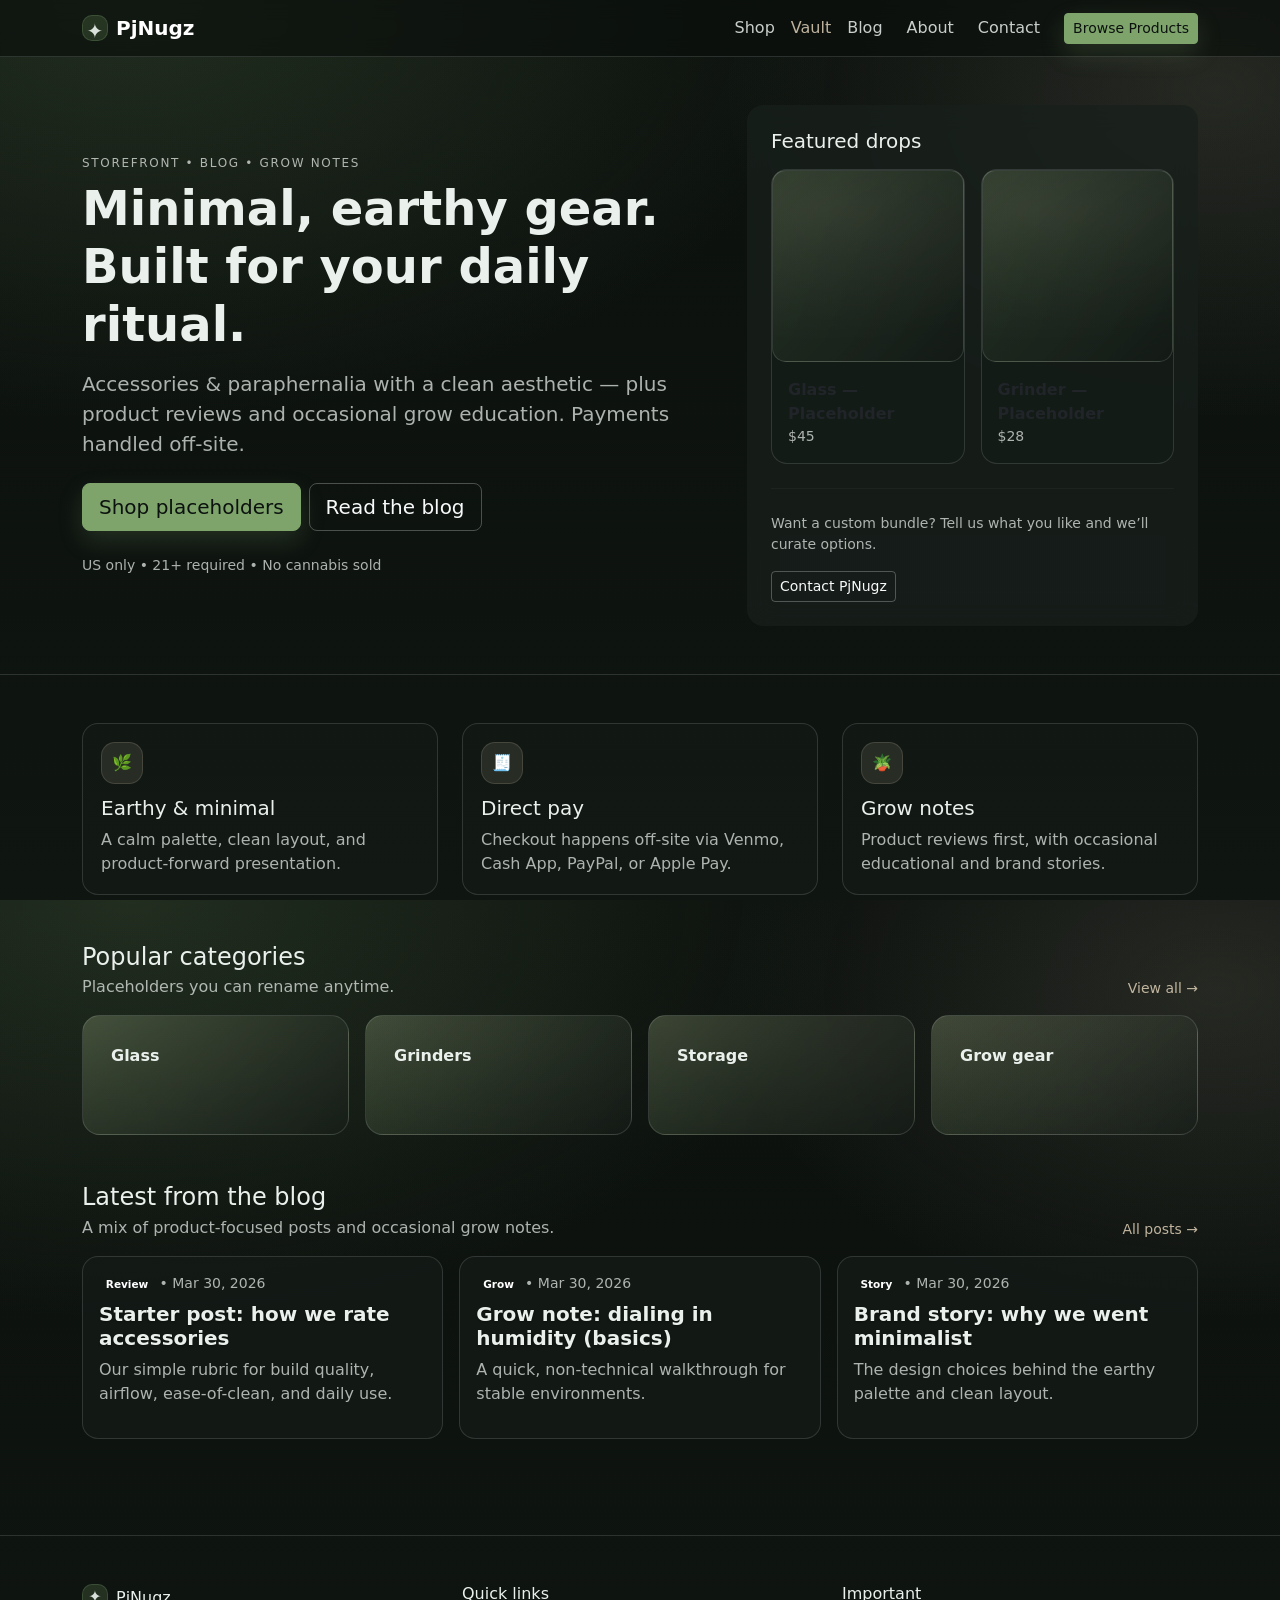
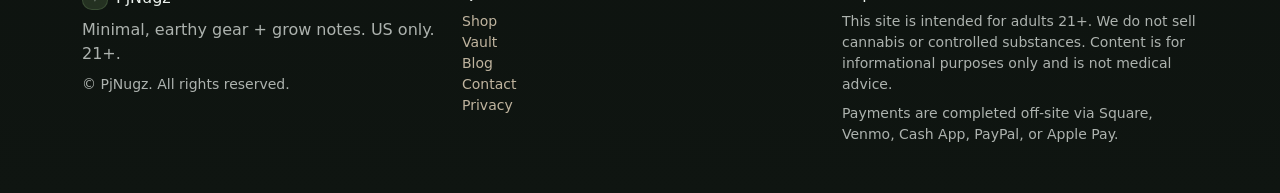
<file: index.html>
<!doctype html>
<html lang="en">
<head>
  <meta charset="utf-8">
  <meta name="viewport" content="width=device-width, initial-scale=1">
  <meta name="theme-color" content="#203025">
  <link rel="preconnect" href="https://cdn.jsdelivr.net">
  <link href="https://cdn.jsdelivr.net/npm/bootstrap@5.3.3/dist/css/bootstrap.min.css" rel="stylesheet">
  <link href="/assets/css/styles.css" rel="stylesheet">

  <title>PjNugz — Minimal gear + grow notes</title>
  <meta name="description" content="PjNugz: minimalist, earthy cannabis-adjacent accessories storefront and product-focused blog. 21+ only. US only.">
</head>
<body>
<nav class="navbar navbar-expand-lg navbar-dark sticky-top glass-nav">
  <div class="container">
    <a class="navbar-brand d-flex align-items-center gap-2" href="/index.html">
      <span class="brand-mark" aria-hidden="true">✦</span>
      <span class="fw-semibold">PjNugz</span>
    </a>
    <button class="navbar-toggler" type="button" data-bs-toggle="collapse" data-bs-target="#nav" aria-controls="nav" aria-expanded="false" aria-label="Toggle navigation">
      <span class="navbar-toggler-icon"></span>
    </button>
    <div class="collapse navbar-collapse" id="nav">
      <ul class="navbar-nav ms-auto align-items-lg-center gap-lg-2">
        <li class="nav-item"><a class="nav-link" href="/shop.html">Shop</a></li>
		  <li><a class="link-subtle" href="/members.html">Vault</a></li>
        <li class="nav-item"><a class="nav-link" href="/blog.html">Blog</a></li>
        <li class="nav-item"><a class="nav-link" href="/about.html">About</a></li>
        <li class="nav-item"><a class="nav-link" href="/contact.html">Contact</a></li>
        <li class="nav-item ms-lg-2"><a class="btn btn-sm btn-olive" href="/shop.html#featured">Browse Products</a></li>
      </ul>
    </div>
  </div>
</nav>

<header class="hero">
  <div class="container py-5">
    <div class="row align-items-center g-4">
      <div class="col-lg-7">
        <p class="kicker mb-2">Storefront • Blog • Grow notes</p>
        <h1 class="display-5 fw-semibold">Minimal, earthy gear.<br class="d-none d-md-block"> Built for your daily ritual.</h1>
        <p class="lead text-subtle mt-3">Accessories & paraphernalia with a clean aesthetic — plus product reviews and occasional grow education. Payments handled off-site.</p>
        <div class="d-flex flex-wrap gap-2 mt-4">
          <a class="btn btn-olive btn-lg" href="/shop.html">Shop placeholders</a>
          <a class="btn btn-outline-light btn-lg" href="/blog.html">Read the blog</a>
        </div>
        <div class="mt-4 small text-subtle">US only • 21+ required • No cannabis sold</div>
      </div>
      <div class="col-lg-5">
        <div class="panel p-4">
          <h2 class="h5 mb-3">Featured drops</h2>
          <div class="row g-3">
            <div class="col-6">
              <div class="card card-soft h-100">
                <div class="ratio ratio-1x1 bg-img placeholder-img"></div>
                <div class="card-body">
                  <div class="fw-semibold">Glass — Placeholder</div>
                  <div class="small text-subtle">$45</div>
                </div>
              </div>
            </div>
            <div class="col-6">
              <div class="card card-soft h-100">
                <div class="ratio ratio-1x1 bg-img placeholder-img"></div>
                <div class="card-body">
                  <div class="fw-semibold">Grinder — Placeholder</div>
                  <div class="small text-subtle">$28</div>
                </div>
              </div>
            </div>
          </div>
          <hr class="border-soft my-4">
          <p class="small text-subtle mb-3">Want a custom bundle? Tell us what you like and we’ll curate options.</p>
          <a class="btn btn-sm btn-outline-light" href="/contact.html">Contact PjNugz</a>
        </div>
      </div>
    </div>
  </div>
</header>

<main class="container">
  <section class="py-5">
    <div class="row g-4">
      <div class="col-md-4">
        <div class="icon-card">
          <div class="icon">🌿</div>
          <h2 class="h5 mb-2">Earthy & minimal</h2>
          <p class="text-subtle mb-0">A calm palette, clean layout, and product-forward presentation.</p>
        </div>
      </div>
      <div class="col-md-4">
        <div class="icon-card">
          <div class="icon">🧾</div>
          <h2 class="h5 mb-2">Direct pay</h2>
          <p class="text-subtle mb-0">Checkout happens off-site via Venmo, Cash App, PayPal, or Apple Pay.</p>
        </div>
      </div>
      <div class="col-md-4">
        <div class="icon-card">
          <div class="icon">🪴</div>
          <h2 class="h5 mb-2">Grow notes</h2>
          <p class="text-subtle mb-0">Product reviews first, with occasional educational and brand stories.</p>
        </div>
      </div>
    </div>
  </section>

  <section class="pb-5" id="featured">
    <div class="d-flex align-items-end justify-content-between gap-3 mb-3">
      <div>
        <h2 class="h4 mb-1">Popular categories</h2>
        <p class="text-subtle mb-0">Placeholders you can rename anytime.</p>
      </div>
      <a class="link-subtle small" href="/shop.html">View all →</a>
    </div>

    <div class="row g-3">
      <div class="col-sm-6 col-lg-3">
        <a class="category-tile" href="/shop.html#cat-glass">
          <span class="label">Glass</span>
        </a>
      </div>
      <div class="col-sm-6 col-lg-3">
        <a class="category-tile" href="/shop.html#cat-grinders">
          <span class="label">Grinders</span>
        </a>
      </div>
      <div class="col-sm-6 col-lg-3">
        <a class="category-tile" href="/shop.html#cat-storage">
          <span class="label">Storage</span>
        </a>
      </div>
      <div class="col-sm-6 col-lg-3">
        <a class="category-tile" href="/shop.html#cat-grow">
          <span class="label">Grow gear</span>
        </a>
      </div>
    </div>
  </section>

  <section class="pb-5">
    <div class="d-flex align-items-end justify-content-between gap-3 mb-3">
      <div>
        <h2 class="h4 mb-1">Latest from the blog</h2>
        <p class="text-subtle mb-0">A mix of product-focused posts and occasional grow notes.</p>
      </div>
      <a class="link-subtle small" href="/blog.html">All posts →</a>
    </div>

    <div class="row g-3">
      <div class="col-md-6 col-lg-4">
        <article class="card card-soft h-100">
          <div class="card-body">
            <p class="small text-subtle mb-2"><span class="badge text-bg-soft">Review</span> • <time datetime="2026-03-30">Mar 30, 2026</time></p>
            <h3 class="h5">Starter post: how we rate accessories</h3>
            <p class="text-subtle">Our simple rubric for build quality, airflow, ease-of-clean, and daily use.</p>
            <a class="stretched-link" href="/blog/post-rating-rubric.html" aria-label="Read: how we rate accessories"></a>
          </div>
        </article>
      </div>
      <div class="col-md-6 col-lg-4">
        <article class="card card-soft h-100">
          <div class="card-body">
            <p class="small text-subtle mb-2"><span class="badge text-bg-soft">Grow</span> • <time datetime="2026-03-30">Mar 30, 2026</time></p>
            <h3 class="h5">Grow note: dialing in humidity (basics)</h3>
            <p class="text-subtle">A quick, non-technical walkthrough for stable environments.</p>
            <a class="stretched-link" href="/blog/post-humidity-basics.html" aria-label="Read: humidity basics"></a>
          </div>
        </article>
      </div>
      <div class="col-md-6 col-lg-4">
        <article class="card card-soft h-100">
          <div class="card-body">
            <p class="small text-subtle mb-2"><span class="badge text-bg-soft">Story</span> • <time datetime="2026-03-30">Mar 30, 2026</time></p>
            <h3 class="h5">Brand story: why we went minimalist</h3>
            <p class="text-subtle">The design choices behind the earthy palette and clean layout.</p>
            <a class="stretched-link" href="/blog/post-minimalist-story.html" aria-label="Read: brand story"></a>
          </div>
        </article>
      </div>
    </div>
  </section>
</main>

<footer class="py-5 mt-5 border-top border-soft">
  <div class="container">
    <div class="row g-4">
      <div class="col-md-4">
        <div class="d-flex align-items-center gap-2 mb-2">
          <span class="brand-mark" aria-hidden="true">✦</span>
          <span class="h6 mb-0">PjNugz</span>
        </div>
        <p class="text-subtle mb-2">Minimal, earthy gear + grow notes. US only. 21+.</p>
        <p class="small text-subtle mb-0">© <span id="year"></span> PjNugz. All rights reserved.</p>
      </div>
      <div class="col-md-4">
        <h3 class="h6">Quick links</h3>
        <ul class="list-unstyled small">
          <li><a class="link-subtle" href="/shop.html">Shop</a></li>
			<li><a class="link-subtle" href="/members.html">Vault</a></li>
          <li><a class="link-subtle" href="/blog.html">Blog</a></li>
          <li><a class="link-subtle" href="/contact.html">Contact</a></li>
          <li><a class="link-subtle" href="/privacy.html">Privacy</a></li>
        </ul>
      </div>
      <div class="col-md-4">
        <h3 class="h6">Important</h3>
        <p class="small text-subtle mb-2">
          This site is intended for adults 21+. We do not sell cannabis or controlled substances.
          Content is for informational purposes only and is not medical advice.
        </p>
        <p class="small text-subtle mb-0">
          Payments are completed off-site via Square, Venmo, Cash App, PayPal, or Apple Pay.
        </p>
      </div>
    </div>
  </div>
</footer>

<!-- Age Gate Modal (required 21+ confirmation) -->
<div class="modal fade" id="ageGate" tabindex="-1" aria-labelledby="ageGateLabel" aria-hidden="true" data-bs-backdrop="static" data-bs-keyboard="false">
  <div class="modal-dialog modal-dialog-centered">
    <div class="modal-content bg-panel border border-soft">
      <div class="modal-header border-0">
        <h1 class="modal-title fs-5" id="ageGateLabel">21+ required</h1>
      </div>
      <div class="modal-body">
        <p class="text-subtle mb-3">You must be 21 or older to enter PjNugz. Please confirm.</p>
        <div class="form-check mb-3">
          <input class="form-check-input" type="checkbox" value="" id="confirm21">
          <label class="form-check-label" for="confirm21">I confirm I am 21+ years of age.</label>
        </div>
        <div class="alert alert-soft small mb-0" role="alert">
          We do not sell cannabis. Accessories and educational content only.
        </div>
      </div>
      <div class="modal-footer border-0">
        <button class="btn btn-outline-light" id="leaveSiteBtn" type="button">Leave</button>
        <button class="btn btn-olive" id="enterSiteBtn" type="button" disabled>Enter site</button>
      </div>
    </div>
  </div>
</div>

  <script src="https://cdn.jsdelivr.net/npm/bootstrap@5.3.3/dist/js/bootstrap.bundle.min.js"></script>
  <script src="/assets/js/main.js"></script>

</body>
</html>
</file>
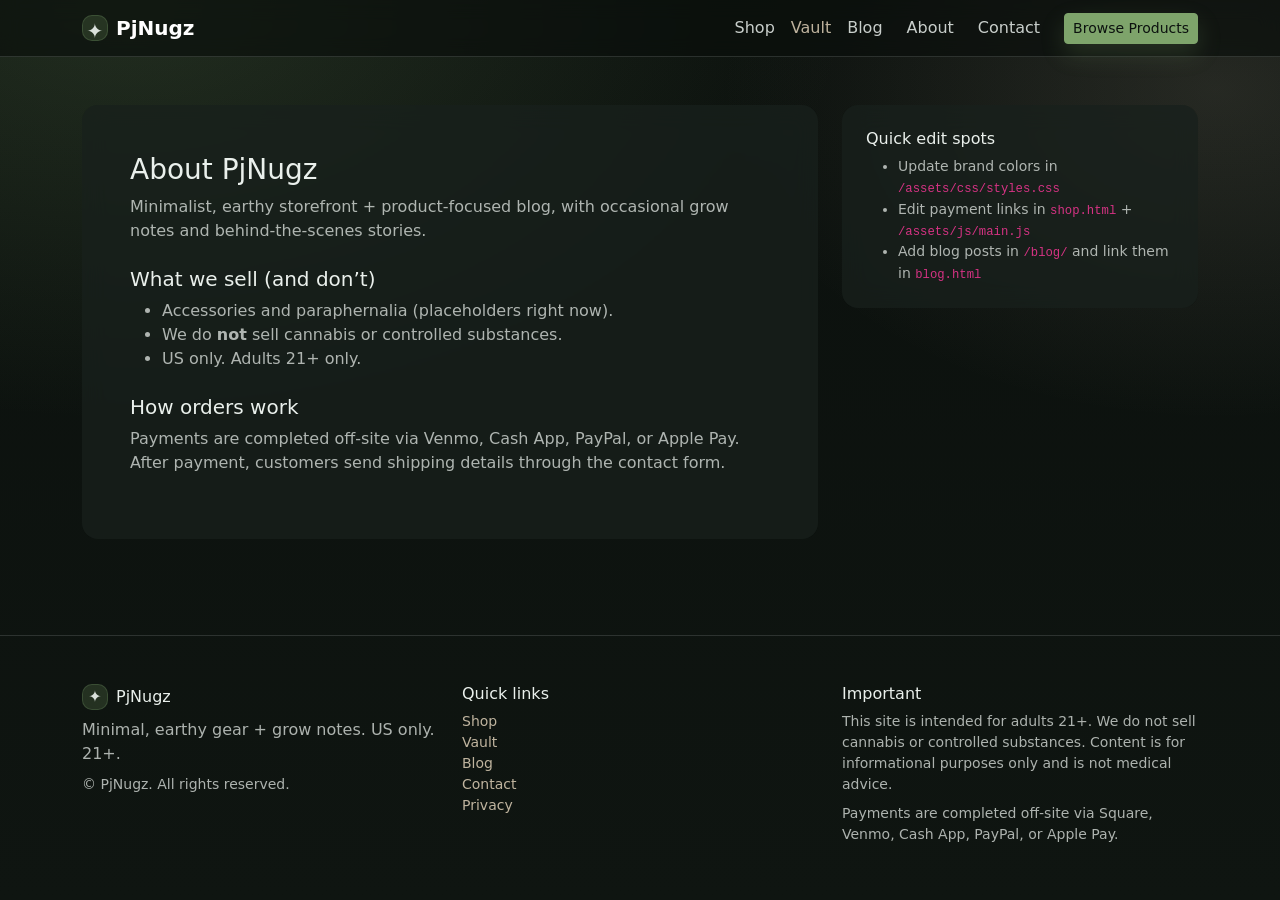
<file: about.html>
<!doctype html>
<html lang="en">
<head>
  <meta charset="utf-8">
  <meta name="viewport" content="width=device-width, initial-scale=1">
  <meta name="theme-color" content="#203025">
  <link rel="preconnect" href="https://cdn.jsdelivr.net">
  <link href="https://cdn.jsdelivr.net/npm/bootstrap@5.3.3/dist/css/bootstrap.min.css" rel="stylesheet">
  <link href="/assets/css/styles.css" rel="stylesheet">

  <title>About — PjNugz</title>
  <meta name="description" content="About PjNugz: minimalist, earthy accessories and product-focused blog. 21+ only. US only.">
</head>
<body>
<nav class="navbar navbar-expand-lg navbar-dark sticky-top glass-nav">
  <div class="container">
    <a class="navbar-brand d-flex align-items-center gap-2" href="/index.html">
      <span class="brand-mark" aria-hidden="true">✦</span>
      <span class="fw-semibold">PjNugz</span>
    </a>
    <button class="navbar-toggler" type="button" data-bs-toggle="collapse" data-bs-target="#nav" aria-controls="nav" aria-expanded="false" aria-label="Toggle navigation">
      <span class="navbar-toggler-icon"></span>
    </button>
    <div class="collapse navbar-collapse" id="nav">
      <ul class="navbar-nav ms-auto align-items-lg-center gap-lg-2">
        <li class="nav-item"><a class="nav-link" href="/shop.html">Shop</a></li>
		  <li><a class="link-subtle" href="/members.html">Vault</a></li>
        <li class="nav-item"><a class="nav-link" href="/blog.html">Blog</a></li>
        <li class="nav-item"><a class="nav-link" href="/about.html">About</a></li>
        <li class="nav-item"><a class="nav-link" href="/contact.html">Contact</a></li>
        <li class="nav-item ms-lg-2"><a class="btn btn-sm btn-olive" href="/shop.html#featured">Browse Products</a></li>
      </ul>
    </div>
  </div>
</nav>

<main class="container py-5">
  <div class="row g-4">
    <div class="col-lg-8">
      <div class="panel p-4 p-md-5">
        <h1 class="h3 mb-2">About PjNugz</h1>
        <p class="text-subtle">Minimalist, earthy storefront + product-focused blog, with occasional grow notes and behind-the-scenes stories.</p>
        <h2 class="h5 mt-4">What we sell (and don’t)</h2>
        <ul class="text-subtle">
          <li>Accessories and paraphernalia (placeholders right now).</li>
          <li>We do <strong>not</strong> sell cannabis or controlled substances.</li>
          <li>US only. Adults 21+ only.</li>
        </ul>
        <h2 class="h5 mt-4">How orders work</h2>
        <p class="text-subtle">Payments are completed off-site via Venmo, Cash App, PayPal, or Apple Pay. After payment, customers send shipping details through the contact form.</p>
      </div>
    </div>
    <div class="col-lg-4">
      <div class="panel p-4">
        <h3 class="h6">Quick edit spots</h3>
        <ul class="small text-subtle mb-0">
          <li>Update brand colors in <code>/assets/css/styles.css</code></li>
          <li>Edit payment links in <code>shop.html</code> + <code>/assets/js/main.js</code></li>
          <li>Add blog posts in <code>/blog/</code> and link them in <code>blog.html</code></li>
        </ul>
      </div>
    </div>
  </div>
</main>
<footer class="py-5 mt-5 border-top border-soft">
  <div class="container">
    <div class="row g-4">
      <div class="col-md-4">
        <div class="d-flex align-items-center gap-2 mb-2">
          <span class="brand-mark" aria-hidden="true">✦</span>
          <span class="h6 mb-0">PjNugz</span>
        </div>
        <p class="text-subtle mb-2">Minimal, earthy gear + grow notes. US only. 21+.</p>
        <p class="small text-subtle mb-0">© <span id="year"></span> PjNugz. All rights reserved.</p>
      </div>
      <div class="col-md-4">
        <h3 class="h6">Quick links</h3>
        <ul class="list-unstyled small">
          <li><a class="link-subtle" href="/shop.html">Shop</a></li>
			<li><a class="link-subtle" href="/members.html">Vault</a></li>
          <li><a class="link-subtle" href="/blog.html">Blog</a></li>
          <li><a class="link-subtle" href="/contact.html">Contact</a></li>
          <li><a class="link-subtle" href="/privacy.html">Privacy</a></li>
        </ul>
      </div>
      <div class="col-md-4">
        <h3 class="h6">Important</h3>
        <p class="small text-subtle mb-2">
          This site is intended for adults 21+. We do not sell cannabis or controlled substances.
          Content is for informational purposes only and is not medical advice.
        </p>
        <p class="small text-subtle mb-0">
          Payments are completed off-site via Square, Venmo, Cash App, PayPal, or Apple Pay.
        </p>
      </div>
    </div>
  </div>
</footer>

<!-- Age Gate Modal (required 21+ confirmation) -->
<div class="modal fade" id="ageGate" tabindex="-1" aria-labelledby="ageGateLabel" aria-hidden="true" data-bs-backdrop="static" data-bs-keyboard="false">
  <div class="modal-dialog modal-dialog-centered">
    <div class="modal-content bg-panel border border-soft">
      <div class="modal-header border-0">
        <h1 class="modal-title fs-5" id="ageGateLabel">21+ required</h1>
      </div>
      <div class="modal-body">
        <p class="text-subtle mb-3">You must be 21 or older to enter PjNugz. Please confirm.</p>
        <div class="form-check mb-3">
          <input class="form-check-input" type="checkbox" value="" id="confirm21">
          <label class="form-check-label" for="confirm21">I confirm I am 21+ years of age.</label>
        </div>
        <div class="alert alert-soft small mb-0" role="alert">
          We do not sell cannabis. Accessories and educational content only.
        </div>
      </div>
      <div class="modal-footer border-0">
        <button class="btn btn-outline-light" id="leaveSiteBtn" type="button">Leave</button>
        <button class="btn btn-olive" id="enterSiteBtn" type="button" disabled>Enter site</button>
      </div>
    </div>
  </div>
</div>

  <script src="https://cdn.jsdelivr.net/npm/bootstrap@5.3.3/dist/js/bootstrap.bundle.min.js"></script>
  <script src="/assets/js/main.js"></script>

</body>
</html>
</file>
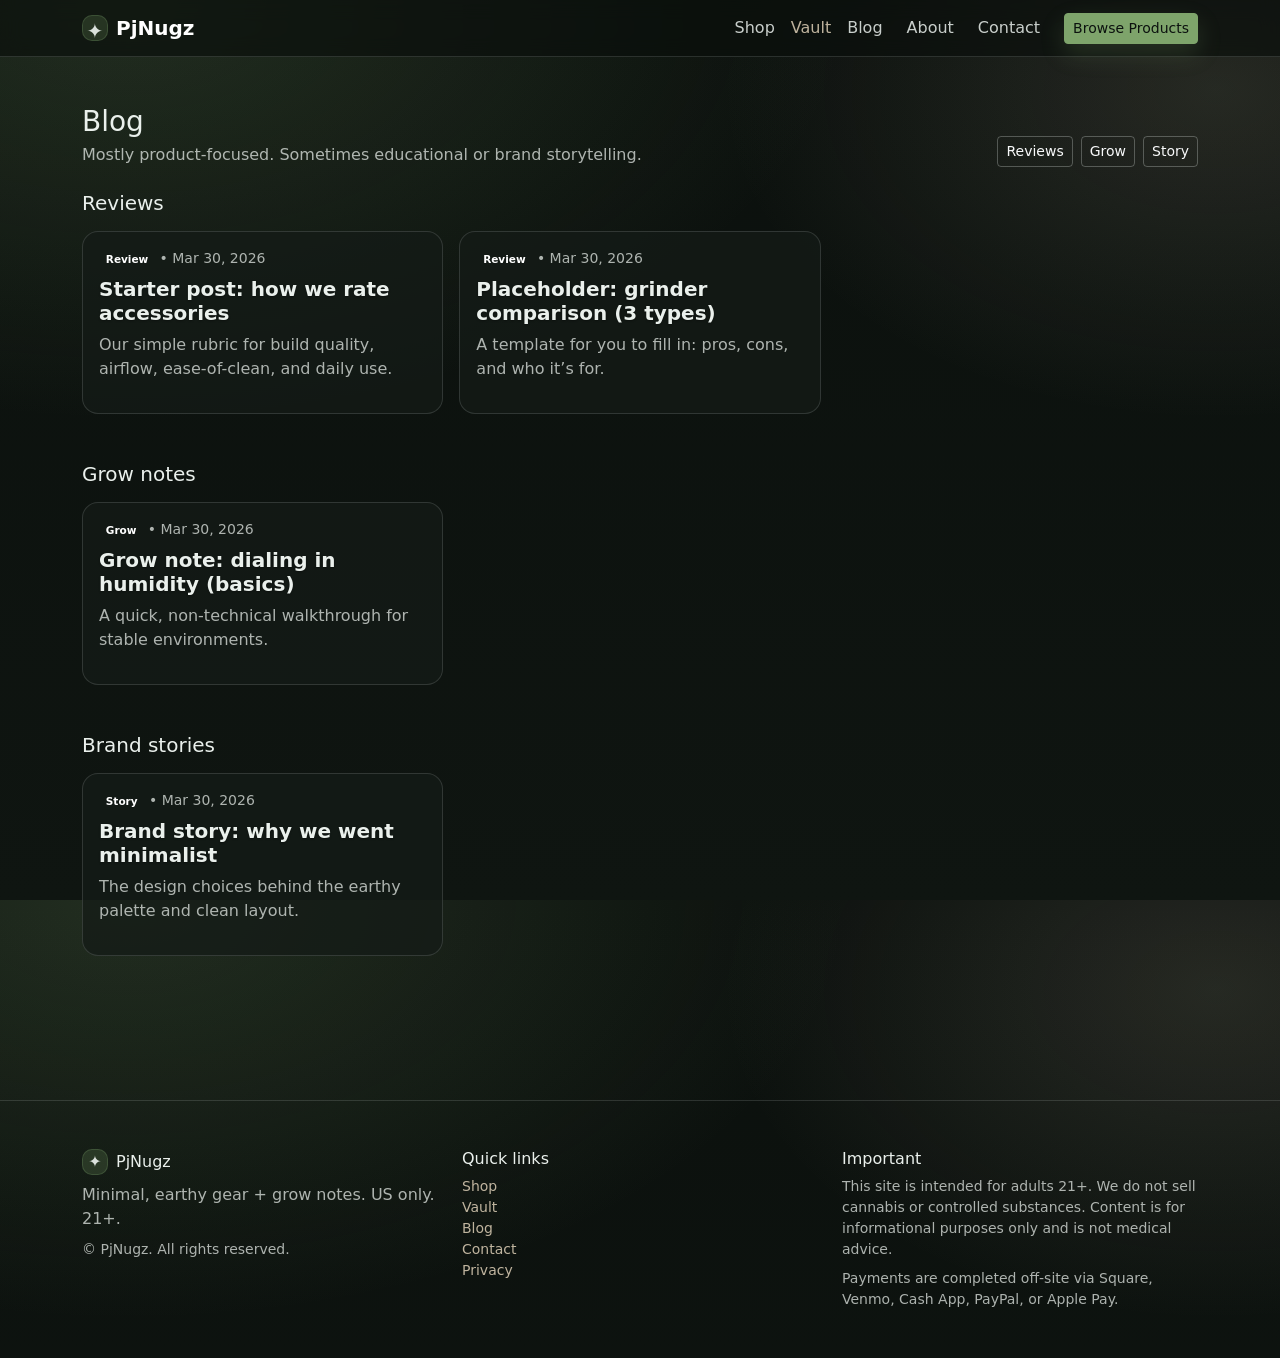
<file: blog.html>
<!doctype html>
<html lang="en">
<head>
  <meta charset="utf-8">
  <meta name="viewport" content="width=device-width, initial-scale=1">
  <meta name="theme-color" content="#203025">
  <link rel="preconnect" href="https://cdn.jsdelivr.net">
  <link href="https://cdn.jsdelivr.net/npm/bootstrap@5.3.3/dist/css/bootstrap.min.css" rel="stylesheet">
  <link href="/assets/css/styles.css" rel="stylesheet">

  <title>Blog — PjNugz</title>
  <meta name="description" content="PjNugz blog: product-focused reviews with occasional grow education and brand stories.">
</head>
<body>
<nav class="navbar navbar-expand-lg navbar-dark sticky-top glass-nav">
  <div class="container">
    <a class="navbar-brand d-flex align-items-center gap-2" href="/index.html">
      <span class="brand-mark" aria-hidden="true">✦</span>
      <span class="fw-semibold">PjNugz</span>
    </a>
    <button class="navbar-toggler" type="button" data-bs-toggle="collapse" data-bs-target="#nav" aria-controls="nav" aria-expanded="false" aria-label="Toggle navigation">
      <span class="navbar-toggler-icon"></span>
    </button>
    <div class="collapse navbar-collapse" id="nav">
      <ul class="navbar-nav ms-auto align-items-lg-center gap-lg-2">
        <li class="nav-item"><a class="nav-link" href="/shop.html">Shop</a></li>
		  <li><a class="link-subtle" href="/members.html">Vault</a></li>
        <li class="nav-item"><a class="nav-link" href="/blog.html">Blog</a></li>
        <li class="nav-item"><a class="nav-link" href="/about.html">About</a></li>
        <li class="nav-item"><a class="nav-link" href="/contact.html">Contact</a></li>
        <li class="nav-item ms-lg-2"><a class="btn btn-sm btn-olive" href="/shop.html#featured">Browse Products</a></li>
      </ul>
    </div>
  </div>
</nav>

<main class="container py-5">
  <div class="d-flex flex-wrap align-items-end justify-content-between gap-3 mb-4">
    <div>
      <h1 class="h3 mb-1">Blog</h1>
      <p class="text-subtle mb-0">Mostly product-focused. Sometimes educational or brand storytelling.</p>
    </div>
    <div class="d-flex gap-2">
      <a class="btn btn-outline-light btn-sm" href="#reviews">Reviews</a>
      <a class="btn btn-outline-light btn-sm" href="#grow">Grow</a>
      <a class="btn btn-outline-light btn-sm" href="#story">Story</a>
    </div>
  </div>

  <section class="mb-5" id="reviews">
    <h2 class="h5 mb-3">Reviews</h2>
    <div class="row g-3">
      <div class="col-md-6 col-lg-4">
        <article class="card card-soft h-100">
          <div class="card-body">
            <p class="small text-subtle mb-2"><span class="badge text-bg-soft">Review</span> • <time datetime="2026-03-30">Mar 30, 2026</time></p>
            <h3 class="h5">Starter post: how we rate accessories</h3>
            <p class="text-subtle">Our simple rubric for build quality, airflow, ease-of-clean, and daily use.</p>
            <a class="stretched-link" href="/blog/post-rating-rubric.html" aria-label="Read: rating rubric"></a>
          </div>
        </article>
      </div>
      <div class="col-md-6 col-lg-4">
        <article class="card card-soft h-100">
          <div class="card-body">
            <p class="small text-subtle mb-2"><span class="badge text-bg-soft">Review</span> • <time datetime="2026-03-30">Mar 30, 2026</time></p>
            <h3 class="h5">Placeholder: grinder comparison (3 types)</h3>
            <p class="text-subtle">A template for you to fill in: pros, cons, and who it’s for.</p>
            <a class="stretched-link" href="/blog/post-grinder-comparison.html" aria-label="Read: grinder comparison"></a>
          </div>
        </article>
      </div>
    </div>
  </section>

  <section class="mb-5" id="grow">
    <h2 class="h5 mb-3">Grow notes</h2>
    <div class="row g-3">
      <div class="col-md-6 col-lg-4">
        <article class="card card-soft h-100">
          <div class="card-body">
            <p class="small text-subtle mb-2"><span class="badge text-bg-soft">Grow</span> • <time datetime="2026-03-30">Mar 30, 2026</time></p>
            <h3 class="h5">Grow note: dialing in humidity (basics)</h3>
            <p class="text-subtle">A quick, non-technical walkthrough for stable environments.</p>
            <a class="stretched-link" href="/blog/post-humidity-basics.html" aria-label="Read: humidity basics"></a>
          </div>
        </article>
      </div>
    </div>
  </section>

  <section class="mb-5" id="story">
    <h2 class="h5 mb-3">Brand stories</h2>
    <div class="row g-3">
      <div class="col-md-6 col-lg-4">
        <article class="card card-soft h-100">
          <div class="card-body">
            <p class="small text-subtle mb-2"><span class="badge text-bg-soft">Story</span> • <time datetime="2026-03-30">Mar 30, 2026</time></p>
            <h3 class="h5">Brand story: why we went minimalist</h3>
            <p class="text-subtle">The design choices behind the earthy palette and clean layout.</p>
            <a class="stretched-link" href="/blog/post-minimalist-story.html" aria-label="Read: minimalist story"></a>
          </div>
        </article>
      </div>
    </div>
  </section>
</main>
<footer class="py-5 mt-5 border-top border-soft">
  <div class="container">
    <div class="row g-4">
      <div class="col-md-4">
        <div class="d-flex align-items-center gap-2 mb-2">
          <span class="brand-mark" aria-hidden="true">✦</span>
          <span class="h6 mb-0">PjNugz</span>
        </div>
        <p class="text-subtle mb-2">Minimal, earthy gear + grow notes. US only. 21+.</p>
        <p class="small text-subtle mb-0">© <span id="year"></span> PjNugz. All rights reserved.</p>
      </div>
      <div class="col-md-4">
        <h3 class="h6">Quick links</h3>
        <ul class="list-unstyled small">
          <li><a class="link-subtle" href="/shop.html">Shop</a></li>
			<li><a class="link-subtle" href="/members.html">Vault</a></li>
          <li><a class="link-subtle" href="/blog.html">Blog</a></li>
          <li><a class="link-subtle" href="/contact.html">Contact</a></li>
          <li><a class="link-subtle" href="/privacy.html">Privacy</a></li>
        </ul>
      </div>
      <div class="col-md-4">
        <h3 class="h6">Important</h3>
        <p class="small text-subtle mb-2">
          This site is intended for adults 21+. We do not sell cannabis or controlled substances.
          Content is for informational purposes only and is not medical advice.
        </p>
        <p class="small text-subtle mb-0">
          Payments are completed off-site via Square, Venmo, Cash App, PayPal, or Apple Pay.
        </p>
      </div>
    </div>
  </div>
</footer>

<!-- Age Gate Modal (required 21+ confirmation) -->
<div class="modal fade" id="ageGate" tabindex="-1" aria-labelledby="ageGateLabel" aria-hidden="true" data-bs-backdrop="static" data-bs-keyboard="false">
  <div class="modal-dialog modal-dialog-centered">
    <div class="modal-content bg-panel border border-soft">
      <div class="modal-header border-0">
        <h1 class="modal-title fs-5" id="ageGateLabel">21+ required</h1>
      </div>
      <div class="modal-body">
        <p class="text-subtle mb-3">You must be 21 or older to enter PjNugz. Please confirm.</p>
        <div class="form-check mb-3">
          <input class="form-check-input" type="checkbox" value="" id="confirm21">
          <label class="form-check-label" for="confirm21">I confirm I am 21+ years of age.</label>
        </div>
        <div class="alert alert-soft small mb-0" role="alert">
          We do not sell cannabis. Accessories and educational content only.
        </div>
      </div>
      <div class="modal-footer border-0">
        <button class="btn btn-outline-light" id="leaveSiteBtn" type="button">Leave</button>
        <button class="btn btn-olive" id="enterSiteBtn" type="button" disabled>Enter site</button>
      </div>
    </div>
  </div>
</div>

  <script src="https://cdn.jsdelivr.net/npm/bootstrap@5.3.3/dist/js/bootstrap.bundle.min.js"></script>
  <script src="/assets/js/main.js"></script>

</body>
</html>
</file>
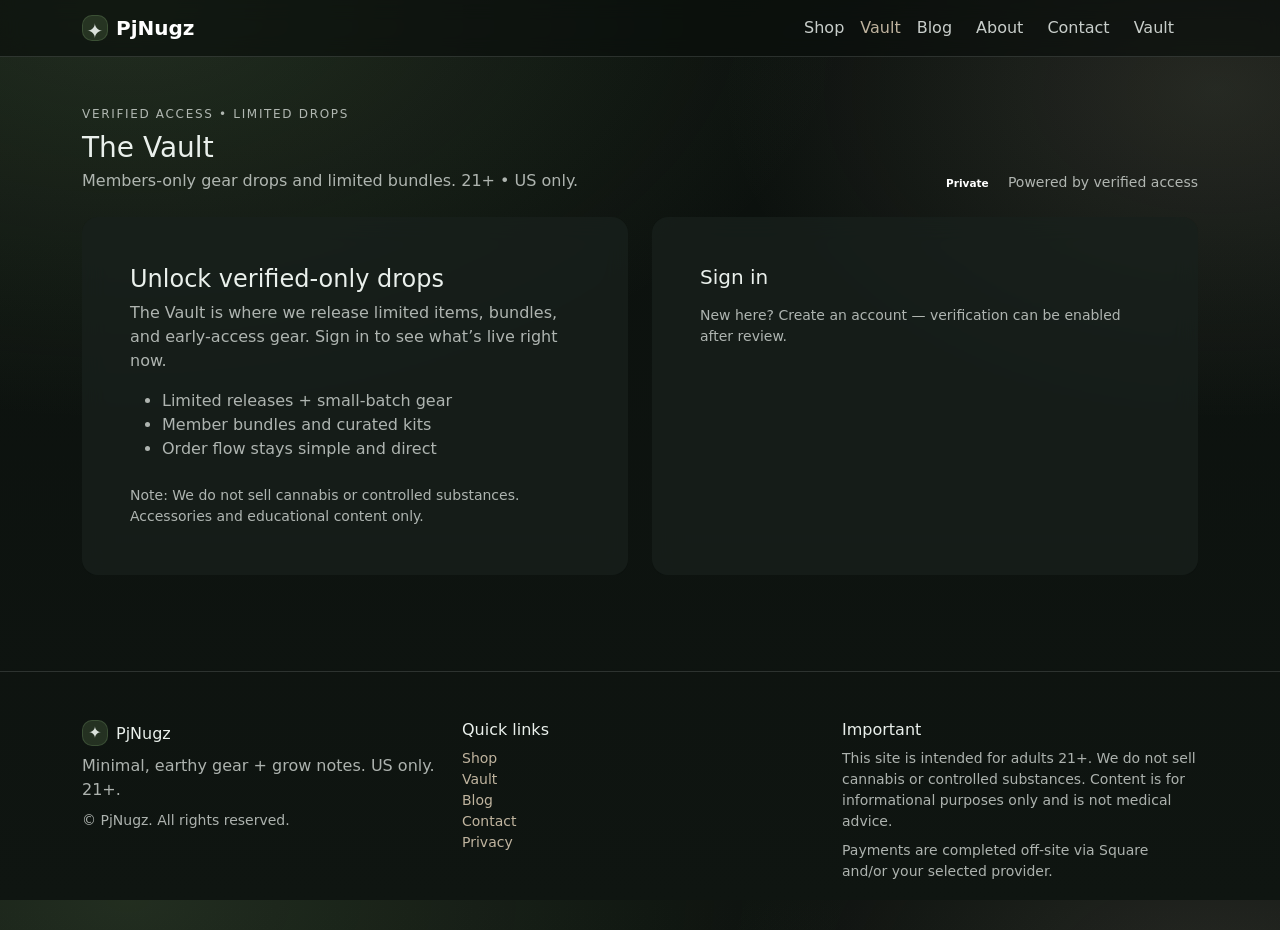
<file: members.html>
<!doctype html>
<html lang="en">
<head>
  <meta charset="utf-8">
  <meta name="viewport" content="width=device-width, initial-scale=1">
  <meta name="theme-color" content="#203025">
  <link rel="preconnect" href="https://cdn.jsdelivr.net">
  <link href="https://cdn.jsdelivr.net/npm/bootstrap@5.3.3/dist/css/bootstrap.min.css" rel="stylesheet">
  <link href="/assets/css/styles.css" rel="stylesheet">

  <title>The Vault — PjNugz</title>
  <meta name="description" content="The Vault: verified-only drops and limited items for PjNugz members (21+).">

  <!-- ClerkJS: choose ONE loading method (see notes below) -->
  <!-- Option 1 (recommended): follow Clerk JavaScript quickstart (module/bundler) -->
  <!-- Option 2 (no-build): load clerk-js from a CDN (example shown in members.js notes) -->
</head>

<body>
  <!-- Navbar (same as your existing pages) -->
  <nav class="navbar navbar-expand-lg navbar-dark sticky-top glass-nav">
    <div class="container">
      <a class="navbar-brand d-flex align-items-center gap-2" href="/index.html">
        <span class="brand-mark" aria-hidden="true">✦</span>
        <span class="fw-semibold">PjNugz</span>
      </a>

      <button class="navbar-toggler" type="button" data-bs-toggle="collapse" data-bs-target="#nav"
        aria-controls="nav" aria-expanded="false" aria-label="Toggle navigation">
        <span class="navbar-toggler-icon"></span>
      </button>

      <div class="collapse navbar-collapse" id="nav">
        <ul class="navbar-nav ms-auto align-items-lg-center gap-lg-2">
          <li class="nav-item"><a class="nav-link" href="/shop.html">Shop</a></li>
			<li><a class="link-subtle" href="/members.html">Vault</a></li>
          <li class="nav-item"><a class="nav-link" href="/blog.html">Blog</a></li>
          <li class="nav-item"><a class="nav-link" href="/about.html">About</a></li>
          <li class="nav-item"><a class="nav-link" href="/contact.html">Contact</a></li>

          <!-- NEW: Vault link (you can also add this to your other pages later) -->
          <li class="nav-item"><a class="nav-link active" href="/members.html">Vault</a></li>

          <!-- Clerk user button mounts here when signed in -->
          <li class="nav-item ms-lg-2">
            <div id="clerk-user-button" class="d-inline-flex"></div>
          </li>
        </ul>
      </div>
    </div>
  </nav>

  <main class="container py-5">
    <div class="d-flex flex-wrap align-items-end justify-content-between gap-3 mb-4">
      <div>
        <p class="kicker mb-2">Verified access • Limited drops</p>
        <h1 class="h3 mb-1">The Vault</h1>
        <p class="text-subtle mb-0">
          Members-only gear drops and limited bundles. 21+ • US only.
        </p>
      </div>

      <div class="small text-subtle">
        <span class="badge text-bg-soft">Private</span>
        <span class="ms-2">Powered by verified access</span>
      </div>
    </div>

    <!-- LOADING STATE -->
    <section id="state-loading" class="panel p-4 p-md-5">
      <h2 class="h5 mb-2">Checking access…</h2>
      <p class="text-subtle mb-0">One moment while we verify your session.</p>
    </section>

    <!-- SIGNED OUT STATE -->
    <section id="state-signed-out" class="d-none">
      <div class="row g-4">
        <div class="col-lg-6">
          <div class="panel p-4 p-md-5 h-100">
            <h2 class="h4 mb-2">Unlock verified-only drops</h2>
            <p class="text-subtle mb-3">
              The Vault is where we release limited items, bundles, and early-access gear.
              Sign in to see what’s live right now.
            </p>

            <ul class="text-subtle mb-4">
              <li>Limited releases + small-batch gear</li>
              <li>Member bundles and curated kits</li>
              <li>Order flow stays simple and direct</li>
            </ul>

            <p class="small text-subtle mb-0">
              Note: We do not sell cannabis or controlled substances. Accessories and educational content only.
            </p>
          </div>
        </div>

        <div class="col-lg-6">
          <div class="panel p-4 p-md-5 h-100">
            <h2 class="h5 mb-3">Sign in</h2>
            <div id="clerk-sign-in"></div>
            <p class="small text-subtle mt-3 mb-0">
              New here? Create an account — verification can be enabled after review.
            </p>
          </div>
        </div>
      </div>
    </section>

    <!-- SIGNED IN BUT NOT VERIFIED -->
    <section id="state-not-verified" class="d-none">
      <div class="panel p-4 p-md-5">
        <h2 class="h4 mb-2">You’re in — verification unlocks the Vault</h2>
        <p class="text-subtle mb-3">
          Your account is active. To access verified-only drops, we’ll need to mark your profile as verified.
        </p>

        <div class="row g-3">
          <div class="col-md-6">
            <div class="card card-soft h-100">
              <div class="card-body">
                <h3 class="h6">How verification works</h3>
                <p class="text-subtle mb-0">
                  Verification is a simple status on your account that unlocks limited items.
                  It helps keep releases clean, controlled, and 21+.
                </p>
              </div>
            </div>
          </div>

          <div class="col-md-6">
            <div class="card card-soft h-100">
              <div class="card-body">
                <h3 class="h6">Request verification</h3>
                <p class="text-subtle mb-3">
                  Send a quick message and we’ll take care of the rest.
                </p>
                <a class="btn btn-olive" href="/contact.html">Request verification</a>
              </div>
            </div>
          </div>
        </div>

        <p class="small text-subtle mt-4 mb-0">
          While you wait, you can still shop public items anytime.
          <a class="link-subtle" href="/shop.html">Browse the shop →</a>
        </p>
      </div>
    </section>

    <!-- VERIFIED STATE -->
<section id="state-verified" class="d-none">
  <div class="panel p-4 p-md-5 mb-4">
    <div class="d-flex flex-wrap align-items-center justify-content-between gap-3">
      <div>
        <h2 class="h4 mb-1">Verified drops</h2>
        <p class="text-subtle mb-0">
          Limited releases and curated bundles available to verified members.
        </p>
      </div>
      <a class="btn btn-outline-light" href="/shop.html">Public shop</a>
    </div>
  </div>

  <div class="row g-4">

    <!-- PRODUCT 1 -->
    <div class="col-md-6 col-lg-4">
      <div class="card card-soft h-100">
        
<div class="ratio ratio-4x3">
  <img
    src="/assets/images/do-si-dos.jpg"
    alt="Do-si-dos strain"
    class="img-fluid object-fit-contain">
</div>

        <div class="card-body">
          <p class="small text-subtle mb-2">
            <span class="badge text-bg-soft">Verified</span>
            <span class="ms-1">• Indica Hybrid</span>
          </p>
          <h3 class="h5 mb-1">Do-si-dos</h3>
          <p class="text-subtle small mb-3">
            Do-Si-Dos (or Dosidos) is a potent, indica-dominant hybrid strain (70% indica/30% sativa) renowned for its intense, full-body relaxing effects and sweet, earthy aroma.
          </p>
          <div class="d-flex align-items-center justify-content-between">
            <span class="price">$25-$125</span>
            <a class="btn btn-sm btn-olive"
               href="https://square.link/u/NLhmozRi"
               target="_blank" rel="noopener">
              Buy
            </a>
          </div>
        </div>
      </div>
    </div>

    <!-- PRODUCT 2 -->
    <div class="col-md-6 col-lg-4">
      <div class="card card-soft h-100">
        <div class="ratio ratio-4x3">
  <img
    src="/assets/images/durban-poison.jpg"
    alt="Durban Poison strain"
    class="img-fluid object-fit-contain">
</div>
        <div class="card-body">
          <p class="small text-subtle mb-2">
            <span class="badge text-bg-soft">Verified</span>
            <span class="ms-1">• Pure Sativa</span>
          </p>
          <h3 class="h5 mb-1">Durban Poison</h3>
          <p class="text-subtle small mb-3">
            Durban Poison is a pure, stimulating South African sativa landrace strain, often called the "espresso of cannabis" for its energetic, creative, and uplifting high.
          </p>
          <div class="d-flex align-items-center justify-content-between">
            <span class="price">$25-$125</span>
            <a class="btn btn-sm btn-olive"
               href="https://square.link/u/xLCqAr9P"
               target="_blank" rel="noopener">
              Buy
            </a>
          </div>
        </div>
      </div>
    </div>

    <!-- PRODUCT 3 -->
    <div class="col-md-6 col-lg-4">
      <div class="card card-soft h-100">
        <div class="ratio ratio-4x3">
  <img
    src="/assets/images/ghost-train-haze.jpg"
    alt="Ghost Train Haze strain"
    class="img-fluid object-fit-contain">
</div>
        <div class="card-body">
          <p class="small text-subtle mb-2">
            <span class="badge text-bg-soft">Verified</span>
            <span class="ms-1">• Sativa Hybrid</span>
          </p>
          <h3 class="h5 mb-1">Ghost Train Haze</h3>
          <p class="text-subtle small mb-3">
            Ghost Train Haze is a sativa cross of Ghost OG and Neville’s Wreck. Unlike typical sativas, Ghost Train Haze grows dense buds blanketed in white, crystal-capped trichomes.
          </p>
          <div class="d-flex align-items-center justify-content-between">
            <span class="price">$25-$125</span>
            <a class="btn btn-sm btn-olive"
               href="https://square.link/u/s0R1qJNe"
               target="_blank" rel="noopener">
              Buy
            </a>
          </div>
        </div>
      </div>
    </div>

  </div>

  <p class="small text-subtle mt-4 mb-0">
    Checkout is handled off‑site. Verified items may rotate or sell out without notice.
  </p>
</section>
  </main>

  <!-- Footer (reuse your existing footer block; same as your other pages) -->
  <footer class="py-5 mt-5 border-top border-soft">
    <div class="container">
      <div class="row g-4">
        <div class="col-md-4">
          <div class="d-flex align-items-center gap-2 mb-2">
            <span class="brand-mark" aria-hidden="true">✦</span>
            <span class="h6 mb-0">PjNugz</span>
          </div>
          <p class="text-subtle mb-2">Minimal, earthy gear + grow notes. US only. 21+.</p>
          <p class="small text-subtle mb-0">© <span id="year"></span> PjNugz. All rights reserved.</p>
        </div>
        <div class="col-md-4">
          <h3 class="h6">Quick links</h3>
          <ul class="list-unstyled small">
            <li><a class="link-subtle" href="/shop.html">Shop</a></li>
			  <li><a class="link-subtle" href="/members.html">Vault</a></li>
            <li><a class="link-subtle" href="/blog.html">Blog</a></li>
            <li><a class="link-subtle" href="/contact.html">Contact</a></li>
            <li><a class="link-subtle" href="/privacy.html">Privacy</a></li>
          </ul>
        </div>
        <div class="col-md-4">
          <h3 class="h6">Important</h3>
          <p class="small text-subtle mb-2">
            This site is intended for adults 21+. We do not sell cannabis or controlled substances.
            Content is for informational purposes only and is not medical advice.
          </p>
          <p class="small text-subtle mb-0">
            Payments are completed off-site via Square and/or your selected provider.
          </p>
        </div>
      </div>
    </div>
  </footer>

  <script src="https://cdn.jsdelivr.net/npm/bootstrap@5.3.3/dist/js/bootstrap.bundle.min.js"></script>
  <!-- Your existing main.js (keeps footer year updated etc.) -->
  <script src="/assets/js/main.js"></script>
  <!-- Members page logic -->
	<script src="/assets/js/members.js"></script>

</body>
</html>
</file>
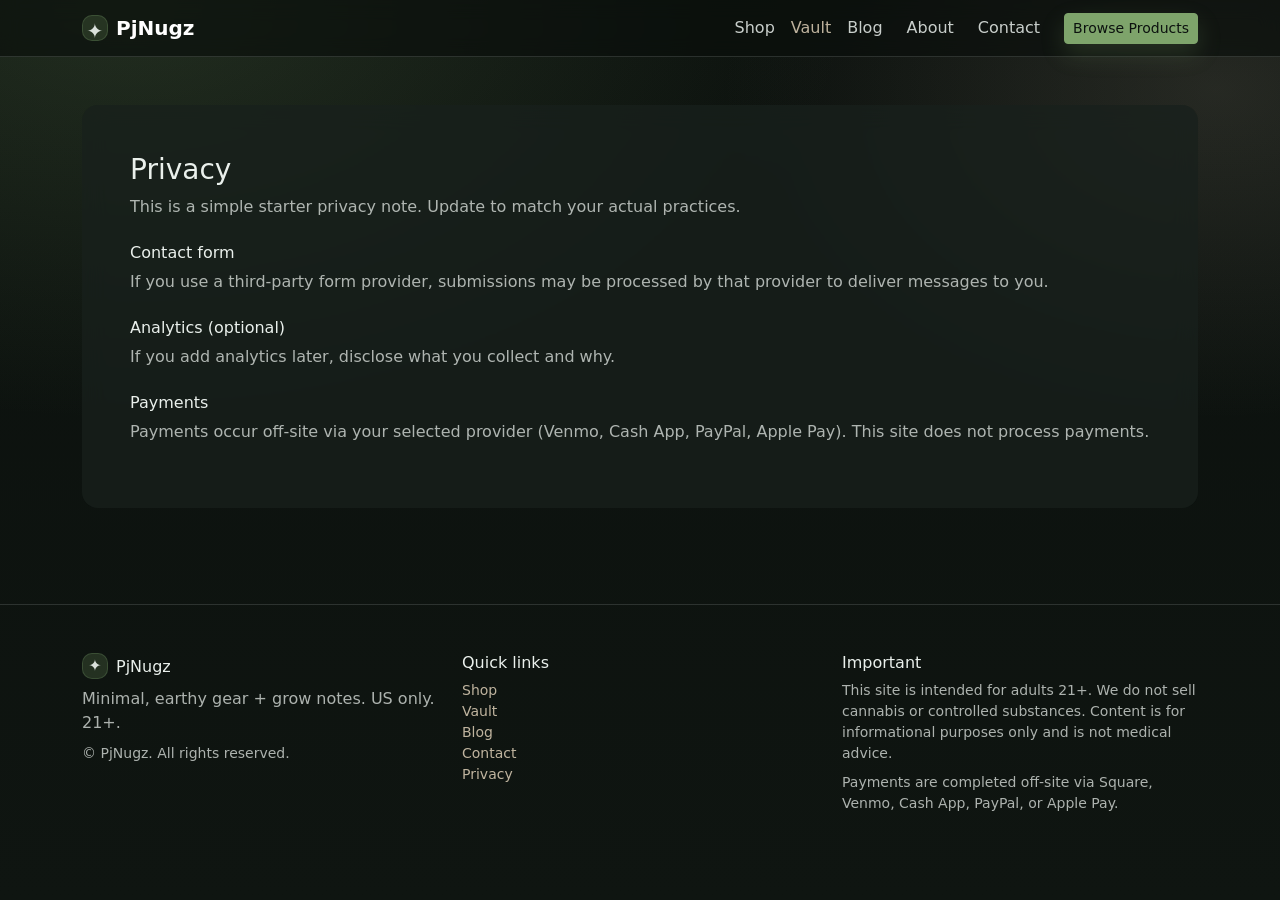
<file: privacy.html>
<!doctype html>
<html lang="en">
<head>
  <meta charset="utf-8">
  <meta name="viewport" content="width=device-width, initial-scale=1">
  <meta name="theme-color" content="#203025">
  <link rel="preconnect" href="https://cdn.jsdelivr.net">
  <link href="https://cdn.jsdelivr.net/npm/bootstrap@5.3.3/dist/css/bootstrap.min.css" rel="stylesheet">
  <link href="/assets/css/styles.css" rel="stylesheet">

  <title>Privacy — PjNugz</title>
</head>
<body>
<nav class="navbar navbar-expand-lg navbar-dark sticky-top glass-nav">
  <div class="container">
    <a class="navbar-brand d-flex align-items-center gap-2" href="/index.html">
      <span class="brand-mark" aria-hidden="true">✦</span>
      <span class="fw-semibold">PjNugz</span>
    </a>
    <button class="navbar-toggler" type="button" data-bs-toggle="collapse" data-bs-target="#nav" aria-controls="nav" aria-expanded="false" aria-label="Toggle navigation">
      <span class="navbar-toggler-icon"></span>
    </button>
    <div class="collapse navbar-collapse" id="nav">
      <ul class="navbar-nav ms-auto align-items-lg-center gap-lg-2">
        <li class="nav-item"><a class="nav-link" href="/shop.html">Shop</a></li>
		  <li><a class="link-subtle" href="/members.html">Vault</a></li>
        <li class="nav-item"><a class="nav-link" href="/blog.html">Blog</a></li>
        <li class="nav-item"><a class="nav-link" href="/about.html">About</a></li>
        <li class="nav-item"><a class="nav-link" href="/contact.html">Contact</a></li>
        <li class="nav-item ms-lg-2"><a class="btn btn-sm btn-olive" href="/shop.html#featured">Browse Products</a></li>
      </ul>
    </div>
  </div>
</nav>

<main class="container py-5">
  <div class="panel p-4 p-md-5">
    <h1 class="h3 mb-2">Privacy</h1>
    <p class="text-subtle">This is a simple starter privacy note. Update to match your actual practices.</p>
    <h2 class="h6 mt-4">Contact form</h2>
    <p class="text-subtle">If you use a third-party form provider, submissions may be processed by that provider to deliver messages to you.</p>
    <h2 class="h6 mt-4">Analytics (optional)</h2>
    <p class="text-subtle">If you add analytics later, disclose what you collect and why.</p>
    <h2 class="h6 mt-4">Payments</h2>
    <p class="text-subtle">Payments occur off-site via your selected provider (Venmo, Cash App, PayPal, Apple Pay). This site does not process payments.</p>
  </div>
</main>
<footer class="py-5 mt-5 border-top border-soft">
  <div class="container">
    <div class="row g-4">
      <div class="col-md-4">
        <div class="d-flex align-items-center gap-2 mb-2">
          <span class="brand-mark" aria-hidden="true">✦</span>
          <span class="h6 mb-0">PjNugz</span>
        </div>
        <p class="text-subtle mb-2">Minimal, earthy gear + grow notes. US only. 21+.</p>
        <p class="small text-subtle mb-0">© <span id="year"></span> PjNugz. All rights reserved.</p>
      </div>
      <div class="col-md-4">
        <h3 class="h6">Quick links</h3>
        <ul class="list-unstyled small">
          <li><a class="link-subtle" href="/shop.html">Shop</a></li>
			<li><a class="link-subtle" href="/members.html">Vault</a></li>
          <li><a class="link-subtle" href="/blog.html">Blog</a></li>
          <li><a class="link-subtle" href="/contact.html">Contact</a></li>
          <li><a class="link-subtle" href="/privacy.html">Privacy</a></li>
        </ul>
      </div>
      <div class="col-md-4">
        <h3 class="h6">Important</h3>
        <p class="small text-subtle mb-2">
          This site is intended for adults 21+. We do not sell cannabis or controlled substances.
          Content is for informational purposes only and is not medical advice.
        </p>
        <p class="small text-subtle mb-0">
          Payments are completed off-site via Square, Venmo, Cash App, PayPal, or Apple Pay.
        </p>
      </div>
    </div>
  </div>
</footer>

<!-- Age Gate Modal (required 21+ confirmation) -->
<div class="modal fade" id="ageGate" tabindex="-1" aria-labelledby="ageGateLabel" aria-hidden="true" data-bs-backdrop="static" data-bs-keyboard="false">
  <div class="modal-dialog modal-dialog-centered">
    <div class="modal-content bg-panel border border-soft">
      <div class="modal-header border-0">
        <h1 class="modal-title fs-5" id="ageGateLabel">21+ required</h1>
      </div>
      <div class="modal-body">
        <p class="text-subtle mb-3">You must be 21 or older to enter PjNugz. Please confirm.</p>
        <div class="form-check mb-3">
          <input class="form-check-input" type="checkbox" value="" id="confirm21">
          <label class="form-check-label" for="confirm21">I confirm I am 21+ years of age.</label>
        </div>
        <div class="alert alert-soft small mb-0" role="alert">
          We do not sell cannabis. Accessories and educational content only.
        </div>
      </div>
      <div class="modal-footer border-0">
        <button class="btn btn-outline-light" id="leaveSiteBtn" type="button">Leave</button>
        <button class="btn btn-olive" id="enterSiteBtn" type="button" disabled>Enter site</button>
      </div>
    </div>
  </div>
</div>

  <script src="https://cdn.jsdelivr.net/npm/bootstrap@5.3.3/dist/js/bootstrap.bundle.min.js"></script>
  <script src="/assets/js/main.js"></script>

</body>
</html>
</file>
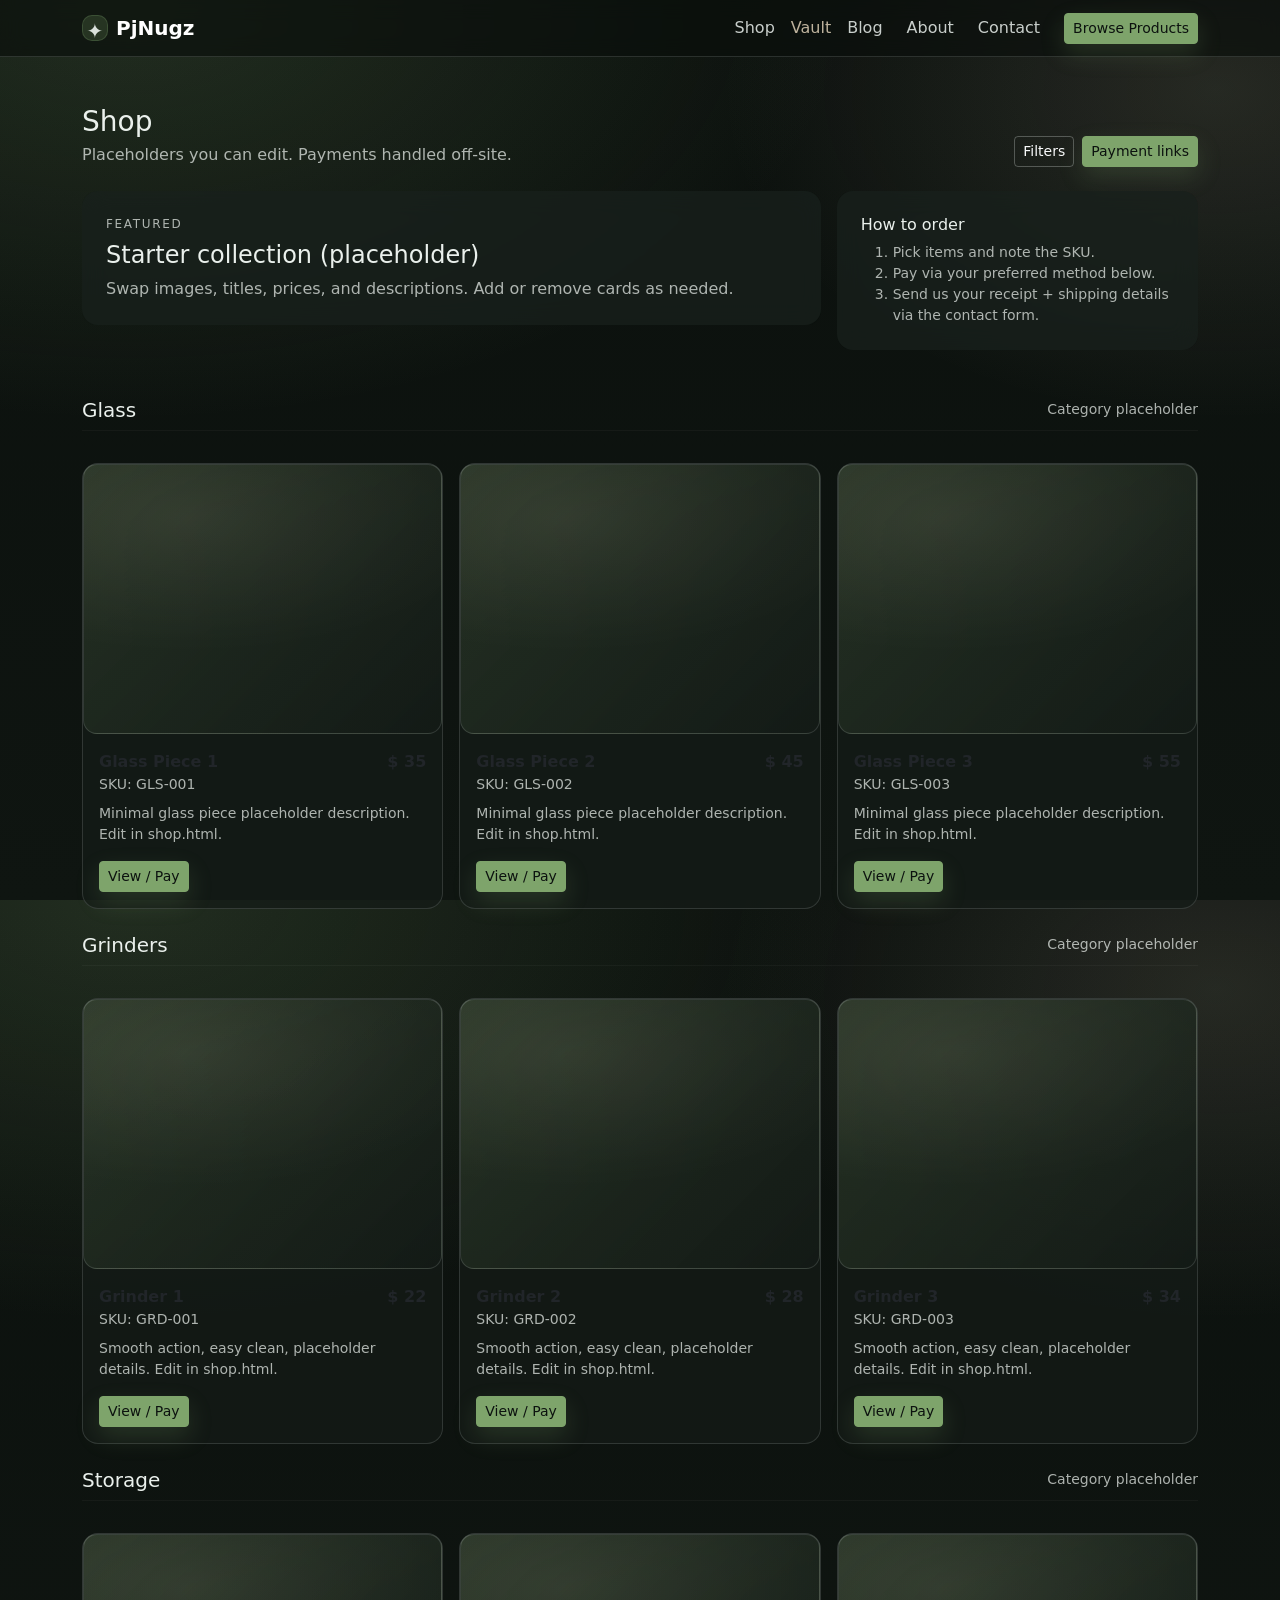
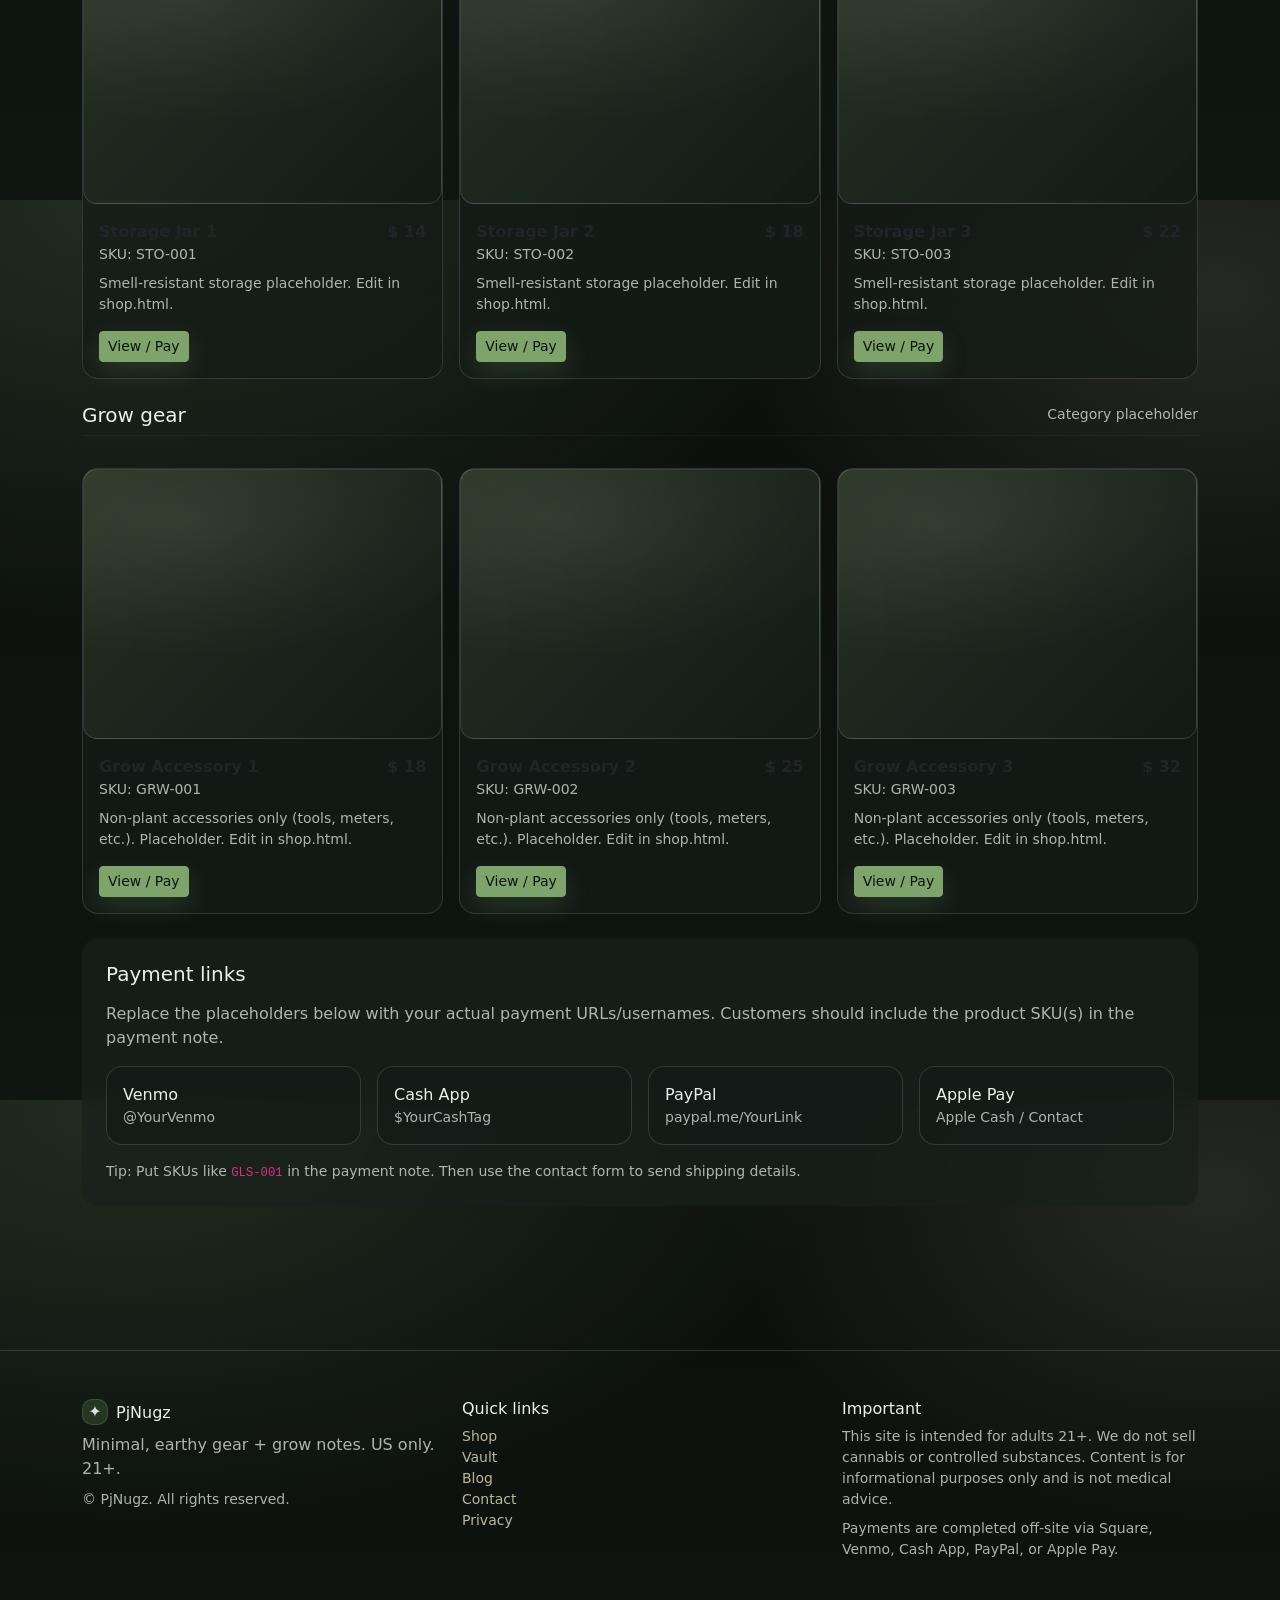
<file: shop.html>
<!doctype html>
<html lang="en">
<head>
  <meta charset="utf-8">
  <meta name="viewport" content="width=device-width, initial-scale=1">
  <meta name="theme-color" content="#203025">
  <link rel="preconnect" href="https://cdn.jsdelivr.net">
  <link href="https://cdn.jsdelivr.net/npm/bootstrap@5.3.3/dist/css/bootstrap.min.css" rel="stylesheet">
  <link href="/assets/css/styles.css" rel="stylesheet">

  <title>Shop — PjNugz</title>
  <meta name="description" content="PjNugz shop: curated cannabis-adjacent accessories. Direct payments via Venmo, Cash App, PayPal, or Apple Pay. 21+ only.">
</head>
<body>
<nav class="navbar navbar-expand-lg navbar-dark sticky-top glass-nav">
  <div class="container">
    <a class="navbar-brand d-flex align-items-center gap-2" href="/index.html">
      <span class="brand-mark" aria-hidden="true">✦</span>
      <span class="fw-semibold">PjNugz</span>
    </a>
    <button class="navbar-toggler" type="button" data-bs-toggle="collapse" data-bs-target="#nav" aria-controls="nav" aria-expanded="false" aria-label="Toggle navigation">
      <span class="navbar-toggler-icon"></span>
    </button>
    <div class="collapse navbar-collapse" id="nav">
      <ul class="navbar-nav ms-auto align-items-lg-center gap-lg-2">
        <li class="nav-item"><a class="nav-link" href="/shop.html">Shop</a></li>
		  <li><a class="link-subtle" href="/members.html">Vault</a></li>
        <li class="nav-item"><a class="nav-link" href="/blog.html">Blog</a></li>
        <li class="nav-item"><a class="nav-link" href="/about.html">About</a></li>
        <li class="nav-item"><a class="nav-link" href="/contact.html">Contact</a></li>
        <li class="nav-item ms-lg-2"><a class="btn btn-sm btn-olive" href="/shop.html#featured">Browse Products</a></li>
      </ul>
    </div>
  </div>
</nav>

<main class="container py-5">
  <div class="d-flex flex-wrap align-items-end justify-content-between gap-3 mb-4">
    <div>
      <h1 class="h3 mb-1">Shop</h1>
      <p class="text-subtle mb-0">Placeholders you can edit. Payments handled off-site.</p>
    </div>
    <div class="d-flex gap-2">
      <button class="btn btn-outline-light btn-sm" type="button" data-bs-toggle="offcanvas" data-bs-target="#filters" aria-controls="filters">Filters</button>
      <a class="btn btn-olive btn-sm" href="#pay">Payment links</a>
    </div>
  </div>

  <section id="featured" class="mb-5">
    <div class="row g-3">
      <div class="col-12 col-lg-8">
        <div class="panel p-4">
          <p class="kicker mb-2">Featured</p>
          <h2 class="h4 mb-2">Starter collection (placeholder)</h2>
          <p class="text-subtle mb-0">Swap images, titles, prices, and descriptions. Add or remove cards as needed.</p>
        </div>
      </div>
      <div class="col-12 col-lg-4">
        <div class="panel p-4">
          <h3 class="h6">How to order</h3>
          <ol class="small text-subtle mb-0">
            <li>Pick items and note the SKU.</li>
            <li>Pay via your preferred method below.</li>
            <li>Send us your receipt + shipping details via the contact form.</li>
          </ol>
        </div>
      </div>
    </div>
  </section>

  <section class="mb-4" id="catalog">
    <div class="row g-3">

      <!-- CATEGORY: Glass -->
      <div class="col-12" id="cat-glass">
        <div class="d-flex align-items-center justify-content-between">
          <h2 class="h5 mb-0">Glass</h2>
          <span class="small text-subtle">Category placeholder</span>
        </div>
        <hr class="border-soft mt-2">
      </div>

      
      <div class="col-sm-6 col-lg-4">
        <div class="card card-soft h-100 product-card" data-sku="GLS-001" data-title="Glass Piece 1" data-price="$ 35" data-desc="Minimal glass piece placeholder description. Edit in shop.html." data-img="">
          <div class="ratio ratio-4x3 bg-img placeholder-img"></div>
          <div class="card-body">
            <div class="d-flex justify-content-between align-items-start gap-3">
              <div>
                <div class="fw-semibold">Glass Piece 1</div>
                <div class="small text-subtle">SKU: GLS-001</div>
              </div>
              <div class="fw-semibold">$ 35</div>
            </div>
            <p class="text-subtle small mt-2 mb-3">Minimal glass piece placeholder description. Edit in shop.html.</p>
            <button class="btn btn-sm btn-olive" type="button" data-bs-toggle="modal" data-bs-target="#productModal">View / Pay</button>
          </div>
        </div>
      </div>
      
      <div class="col-sm-6 col-lg-4">
        <div class="card card-soft h-100 product-card" data-sku="GLS-002" data-title="Glass Piece 2" data-price="$ 45" data-desc="Minimal glass piece placeholder description. Edit in shop.html." data-img="">
          <div class="ratio ratio-4x3 bg-img placeholder-img"></div>
          <div class="card-body">
            <div class="d-flex justify-content-between align-items-start gap-3">
              <div>
                <div class="fw-semibold">Glass Piece 2</div>
                <div class="small text-subtle">SKU: GLS-002</div>
              </div>
              <div class="fw-semibold">$ 45</div>
            </div>
            <p class="text-subtle small mt-2 mb-3">Minimal glass piece placeholder description. Edit in shop.html.</p>
            <button class="btn btn-sm btn-olive" type="button" data-bs-toggle="modal" data-bs-target="#productModal">View / Pay</button>
          </div>
        </div>
      </div>
      
      <div class="col-sm-6 col-lg-4">
        <div class="card card-soft h-100 product-card" data-sku="GLS-003" data-title="Glass Piece 3" data-price="$ 55" data-desc="Minimal glass piece placeholder description. Edit in shop.html." data-img="">
          <div class="ratio ratio-4x3 bg-img placeholder-img"></div>
          <div class="card-body">
            <div class="d-flex justify-content-between align-items-start gap-3">
              <div>
                <div class="fw-semibold">Glass Piece 3</div>
                <div class="small text-subtle">SKU: GLS-003</div>
              </div>
              <div class="fw-semibold">$ 55</div>
            </div>
            <p class="text-subtle small mt-2 mb-3">Minimal glass piece placeholder description. Edit in shop.html.</p>
            <button class="btn btn-sm btn-olive" type="button" data-bs-toggle="modal" data-bs-target="#productModal">View / Pay</button>
          </div>
        </div>
      </div>
      

      <!-- CATEGORY: Grinders -->
      <div class="col-12 mt-4" id="cat-grinders">
        <div class="d-flex align-items-center justify-content-between">
          <h2 class="h5 mb-0">Grinders</h2>
          <span class="small text-subtle">Category placeholder</span>
        </div>
        <hr class="border-soft mt-2">
      </div>

      
      <div class="col-sm-6 col-lg-4">
        <div class="card card-soft h-100 product-card" data-sku="GRD-001" data-title="Grinder 1" data-price="$ 22" data-desc="Smooth action, easy clean, placeholder details. Edit in shop.html." data-img="">
          <div class="ratio ratio-4x3 bg-img placeholder-img"></div>
          <div class="card-body">
            <div class="d-flex justify-content-between align-items-start gap-3">
              <div>
                <div class="fw-semibold">Grinder 1</div>
                <div class="small text-subtle">SKU: GRD-001</div>
              </div>
              <div class="fw-semibold">$ 22</div>
            </div>
            <p class="text-subtle small mt-2 mb-3">Smooth action, easy clean, placeholder details. Edit in shop.html.</p>
            <button class="btn btn-sm btn-olive" type="button" data-bs-toggle="modal" data-bs-target="#productModal">View / Pay</button>
          </div>
        </div>
      </div>
      
      <div class="col-sm-6 col-lg-4">
        <div class="card card-soft h-100 product-card" data-sku="GRD-002" data-title="Grinder 2" data-price="$ 28" data-desc="Smooth action, easy clean, placeholder details. Edit in shop.html." data-img="">
          <div class="ratio ratio-4x3 bg-img placeholder-img"></div>
          <div class="card-body">
            <div class="d-flex justify-content-between align-items-start gap-3">
              <div>
                <div class="fw-semibold">Grinder 2</div>
                <div class="small text-subtle">SKU: GRD-002</div>
              </div>
              <div class="fw-semibold">$ 28</div>
            </div>
            <p class="text-subtle small mt-2 mb-3">Smooth action, easy clean, placeholder details. Edit in shop.html.</p>
            <button class="btn btn-sm btn-olive" type="button" data-bs-toggle="modal" data-bs-target="#productModal">View / Pay</button>
          </div>
        </div>
      </div>
      
      <div class="col-sm-6 col-lg-4">
        <div class="card card-soft h-100 product-card" data-sku="GRD-003" data-title="Grinder 3" data-price="$ 34" data-desc="Smooth action, easy clean, placeholder details. Edit in shop.html." data-img="">
          <div class="ratio ratio-4x3 bg-img placeholder-img"></div>
          <div class="card-body">
            <div class="d-flex justify-content-between align-items-start gap-3">
              <div>
                <div class="fw-semibold">Grinder 3</div>
                <div class="small text-subtle">SKU: GRD-003</div>
              </div>
              <div class="fw-semibold">$ 34</div>
            </div>
            <p class="text-subtle small mt-2 mb-3">Smooth action, easy clean, placeholder details. Edit in shop.html.</p>
            <button class="btn btn-sm btn-olive" type="button" data-bs-toggle="modal" data-bs-target="#productModal">View / Pay</button>
          </div>
        </div>
      </div>
      

      <!-- CATEGORY: Storage -->
      <div class="col-12 mt-4" id="cat-storage">
        <div class="d-flex align-items-center justify-content-between">
          <h2 class="h5 mb-0">Storage</h2>
          <span class="small text-subtle">Category placeholder</span>
        </div>
        <hr class="border-soft mt-2">
      </div>

      
      <div class="col-sm-6 col-lg-4">
        <div class="card card-soft h-100 product-card" data-sku="STO-001" data-title="Storage Jar 1" data-price="$ 14" data-desc="Smell-resistant storage placeholder. Edit in shop.html." data-img="">
          <div class="ratio ratio-4x3 bg-img placeholder-img"></div>
          <div class="card-body">
            <div class="d-flex justify-content-between align-items-start gap-3">
              <div>
                <div class="fw-semibold">Storage Jar 1</div>
                <div class="small text-subtle">SKU: STO-001</div>
              </div>
              <div class="fw-semibold">$ 14</div>
            </div>
            <p class="text-subtle small mt-2 mb-3">Smell-resistant storage placeholder. Edit in shop.html.</p>
            <button class="btn btn-sm btn-olive" type="button" data-bs-toggle="modal" data-bs-target="#productModal">View / Pay</button>
          </div>
        </div>
      </div>
      
      <div class="col-sm-6 col-lg-4">
        <div class="card card-soft h-100 product-card" data-sku="STO-002" data-title="Storage Jar 2" data-price="$ 18" data-desc="Smell-resistant storage placeholder. Edit in shop.html." data-img="">
          <div class="ratio ratio-4x3 bg-img placeholder-img"></div>
          <div class="card-body">
            <div class="d-flex justify-content-between align-items-start gap-3">
              <div>
                <div class="fw-semibold">Storage Jar 2</div>
                <div class="small text-subtle">SKU: STO-002</div>
              </div>
              <div class="fw-semibold">$ 18</div>
            </div>
            <p class="text-subtle small mt-2 mb-3">Smell-resistant storage placeholder. Edit in shop.html.</p>
            <button class="btn btn-sm btn-olive" type="button" data-bs-toggle="modal" data-bs-target="#productModal">View / Pay</button>
          </div>
        </div>
      </div>
      
      <div class="col-sm-6 col-lg-4">
        <div class="card card-soft h-100 product-card" data-sku="STO-003" data-title="Storage Jar 3" data-price="$ 22" data-desc="Smell-resistant storage placeholder. Edit in shop.html." data-img="">
          <div class="ratio ratio-4x3 bg-img placeholder-img"></div>
          <div class="card-body">
            <div class="d-flex justify-content-between align-items-start gap-3">
              <div>
                <div class="fw-semibold">Storage Jar 3</div>
                <div class="small text-subtle">SKU: STO-003</div>
              </div>
              <div class="fw-semibold">$ 22</div>
            </div>
            <p class="text-subtle small mt-2 mb-3">Smell-resistant storage placeholder. Edit in shop.html.</p>
            <button class="btn btn-sm btn-olive" type="button" data-bs-toggle="modal" data-bs-target="#productModal">View / Pay</button>
          </div>
        </div>
      </div>
      

      <!-- CATEGORY: Grow Gear -->
      <div class="col-12 mt-4" id="cat-grow">
        <div class="d-flex align-items-center justify-content-between">
          <h2 class="h5 mb-0">Grow gear</h2>
          <span class="small text-subtle">Category placeholder</span>
        </div>
        <hr class="border-soft mt-2">
      </div>

      
      <div class="col-sm-6 col-lg-4">
        <div class="card card-soft h-100 product-card" data-sku="GRW-001" data-title="Grow Accessory 1" data-price="$ 18" data-desc="Non-plant accessories only (tools, meters, etc.). Placeholder. Edit in shop.html." data-img="">
          <div class="ratio ratio-4x3 bg-img placeholder-img"></div>
          <div class="card-body">
            <div class="d-flex justify-content-between align-items-start gap-3">
              <div>
                <div class="fw-semibold">Grow Accessory 1</div>
                <div class="small text-subtle">SKU: GRW-001</div>
              </div>
              <div class="fw-semibold">$ 18</div>
            </div>
            <p class="text-subtle small mt-2 mb-3">Non-plant accessories only (tools, meters, etc.). Placeholder. Edit in shop.html.</p>
            <button class="btn btn-sm btn-olive" type="button" data-bs-toggle="modal" data-bs-target="#productModal">View / Pay</button>
          </div>
        </div>
      </div>
      
      <div class="col-sm-6 col-lg-4">
        <div class="card card-soft h-100 product-card" data-sku="GRW-002" data-title="Grow Accessory 2" data-price="$ 25" data-desc="Non-plant accessories only (tools, meters, etc.). Placeholder. Edit in shop.html." data-img="">
          <div class="ratio ratio-4x3 bg-img placeholder-img"></div>
          <div class="card-body">
            <div class="d-flex justify-content-between align-items-start gap-3">
              <div>
                <div class="fw-semibold">Grow Accessory 2</div>
                <div class="small text-subtle">SKU: GRW-002</div>
              </div>
              <div class="fw-semibold">$ 25</div>
            </div>
            <p class="text-subtle small mt-2 mb-3">Non-plant accessories only (tools, meters, etc.). Placeholder. Edit in shop.html.</p>
            <button class="btn btn-sm btn-olive" type="button" data-bs-toggle="modal" data-bs-target="#productModal">View / Pay</button>
          </div>
        </div>
      </div>
      
      <div class="col-sm-6 col-lg-4">
        <div class="card card-soft h-100 product-card" data-sku="GRW-003" data-title="Grow Accessory 3" data-price="$ 32" data-desc="Non-plant accessories only (tools, meters, etc.). Placeholder. Edit in shop.html." data-img="">
          <div class="ratio ratio-4x3 bg-img placeholder-img"></div>
          <div class="card-body">
            <div class="d-flex justify-content-between align-items-start gap-3">
              <div>
                <div class="fw-semibold">Grow Accessory 3</div>
                <div class="small text-subtle">SKU: GRW-003</div>
              </div>
              <div class="fw-semibold">$ 32</div>
            </div>
            <p class="text-subtle small mt-2 mb-3">Non-plant accessories only (tools, meters, etc.). Placeholder. Edit in shop.html.</p>
            <button class="btn btn-sm btn-olive" type="button" data-bs-toggle="modal" data-bs-target="#productModal">View / Pay</button>
          </div>
        </div>
      </div>
      

    </div>
  </section>

  <section class="mb-5" id="pay">
    <div class="panel p-4">
      <h2 class="h5 mb-3">Payment links</h2>
      <p class="text-subtle mb-3">Replace the placeholders below with your actual payment URLs/usernames. Customers should include the product SKU(s) in the payment note.</p>
      <div class="row g-3">
        <div class="col-md-6 col-lg-3">
          <a class="pay-tile" href="#" data-pay="venmo" target="_blank" rel="noopener">Venmo <span class="small text-subtle d-block">@YourVenmo</span></a>
        </div>
        <div class="col-md-6 col-lg-3">
          <a class="pay-tile" href="#" data-pay="cashapp" target="_blank" rel="noopener">Cash App <span class="small text-subtle d-block">$YourCashTag</span></a>
        </div>
        <div class="col-md-6 col-lg-3">
          <a class="pay-tile" href="#" data-pay="paypal" target="_blank" rel="noopener">PayPal <span class="small text-subtle d-block">paypal.me/YourLink</span></a>
        </div>
        <div class="col-md-6 col-lg-3">
          <a class="pay-tile" href="#" data-pay="applepay" target="_blank" rel="noopener">Apple Pay <span class="small text-subtle d-block">Apple Cash / Contact</span></a>
        </div>
      </div>
      <p class="small text-subtle mt-3 mb-0">Tip: Put SKUs like <code>GLS-001</code> in the payment note. Then use the contact form to send shipping details.</p>
    </div>
  </section>
</main>

<!-- Product Modal -->
<div class="modal fade" id="productModal" tabindex="-1" aria-labelledby="productModalLabel" aria-hidden="true">
  <div class="modal-dialog modal-dialog-centered modal-lg">
    <div class="modal-content bg-panel border border-soft">
      <div class="modal-header border-0">
        <h1 class="modal-title fs-5" id="productModalLabel">Product</h1>
        <button type="button" class="btn-close btn-close-white" data-bs-dismiss="modal" aria-label="Close"></button>
      </div>
      <div class="modal-body">
        <div class="row g-4">
          <div class="col-md-6">
            <div class="ratio ratio-4x3 bg-img placeholder-img" id="pmImage"></div>
          </div>
          <div class="col-md-6">
            <div class="d-flex justify-content-between align-items-start">
              <div>
                <h2 class="h5 mb-1" id="pmTitle">Item</h2>
                <div class="small text-subtle">SKU: <span id="pmSku"></span></div>
              </div>
              <div class="h5 mb-0" id="pmPrice"></div>
            </div>
            <p class="text-subtle mt-3" id="pmDesc"></p>
            <div class="panel p-3 mt-3">
              <div class="small text-subtle mb-2">Pay off-site (include SKU in note):</div>
              <div class="d-flex flex-wrap gap-2">
                <a class="btn btn-sm btn-outline-light" id="pmVenmo" href="#" target="_blank" rel="noopener">Venmo</a>
                <a class="btn btn-sm btn-outline-light" id="pmCashapp" href="#" target="_blank" rel="noopener">Cash App</a>
                <a class="btn btn-sm btn-outline-light" id="pmPaypal" href="#" target="_blank" rel="noopener">PayPal</a>
                <a class="btn btn-sm btn-outline-light" id="pmApplepay" href="#" target="_blank" rel="noopener">Apple Pay</a>
              </div>
              <div class="small text-subtle mt-2">After paying, send your shipping details via <a class="link-subtle" href="/contact.html">contact</a>.</div>
            </div>
          </div>
        </div>
      </div>
      <div class="modal-footer border-0">
        <a class="btn btn-olive" href="/contact.html">Send shipping details</a>
      </div>
    </div>
  </div>
</div>

<!-- Filters Offcanvas (placeholder UI) -->
<div class="offcanvas offcanvas-end bg-panel" tabindex="-1" id="filters" aria-labelledby="filtersLabel">
  <div class="offcanvas-header">
    <h5 class="offcanvas-title" id="filtersLabel">Filters (placeholder)</h5>
    <button type="button" class="btn-close btn-close-white" data-bs-dismiss="offcanvas" aria-label="Close"></button>
  </div>
  <div class="offcanvas-body">
    <p class="text-subtle">This is a simple placeholder. For a static site, most folks keep filters as sections or tags. You can remove this anytime.</p>
    <div class="form-check">
      <input class="form-check-input" type="checkbox" value="" id="f1">
      <label class="form-check-label" for="f1">In stock</label>
    </div>
    <div class="form-check">
      <input class="form-check-input" type="checkbox" value="" id="f2">
      <label class="form-check-label" for="f2">New</label>
    </div>
    <div class="form-check">
      <input class="form-check-input" type="checkbox" value="" id="f3">
      <label class="form-check-label" for="f3">Under $50</label>
    </div>
  </div>
</div>

<footer class="py-5 mt-5 border-top border-soft">
  <div class="container">
    <div class="row g-4">
      <div class="col-md-4">
        <div class="d-flex align-items-center gap-2 mb-2">
          <span class="brand-mark" aria-hidden="true">✦</span>
          <span class="h6 mb-0">PjNugz</span>
        </div>
        <p class="text-subtle mb-2">Minimal, earthy gear + grow notes. US only. 21+.</p>
        <p class="small text-subtle mb-0">© <span id="year"></span> PjNugz. All rights reserved.</p>
      </div>
      <div class="col-md-4">
        <h3 class="h6">Quick links</h3>
        <ul class="list-unstyled small">
          <li><a class="link-subtle" href="/shop.html">Shop</a></li>
			<li><a class="link-subtle" href="/members.html">Vault</a></li>
          <li><a class="link-subtle" href="/blog.html">Blog</a></li>
          <li><a class="link-subtle" href="/contact.html">Contact</a></li>
          <li><a class="link-subtle" href="/privacy.html">Privacy</a></li>
        </ul>
      </div>
      <div class="col-md-4">
        <h3 class="h6">Important</h3>
        <p class="small text-subtle mb-2">
          This site is intended for adults 21+. We do not sell cannabis or controlled substances.
          Content is for informational purposes only and is not medical advice.
        </p>
        <p class="small text-subtle mb-0">
          Payments are completed off-site via Square, Venmo, Cash App, PayPal, or Apple Pay.
        </p>
      </div>
    </div>
  </div>
</footer>

<!-- Age Gate Modal (required 21+ confirmation) -->
<div class="modal fade" id="ageGate" tabindex="-1" aria-labelledby="ageGateLabel" aria-hidden="true" data-bs-backdrop="static" data-bs-keyboard="false">
  <div class="modal-dialog modal-dialog-centered">
    <div class="modal-content bg-panel border border-soft">
      <div class="modal-header border-0">
        <h1 class="modal-title fs-5" id="ageGateLabel">21+ required</h1>
      </div>
      <div class="modal-body">
        <p class="text-subtle mb-3">You must be 21 or older to enter PjNugz. Please confirm.</p>
        <div class="form-check mb-3">
          <input class="form-check-input" type="checkbox" value="" id="confirm21">
          <label class="form-check-label" for="confirm21">I confirm I am 21+ years of age.</label>
        </div>
        <div class="alert alert-soft small mb-0" role="alert">
          We do not sell cannabis. Accessories and educational content only.
        </div>
      </div>
      <div class="modal-footer border-0">
        <button class="btn btn-outline-light" id="leaveSiteBtn" type="button">Leave</button>
        <button class="btn btn-olive" id="enterSiteBtn" type="button" disabled>Enter site</button>
      </div>
    </div>
  </div>
</div>

  <script src="https://cdn.jsdelivr.net/npm/bootstrap@5.3.3/dist/js/bootstrap.bundle.min.js"></script>
  <script src="/assets/js/main.js"></script>

</body>
</html>
</file>
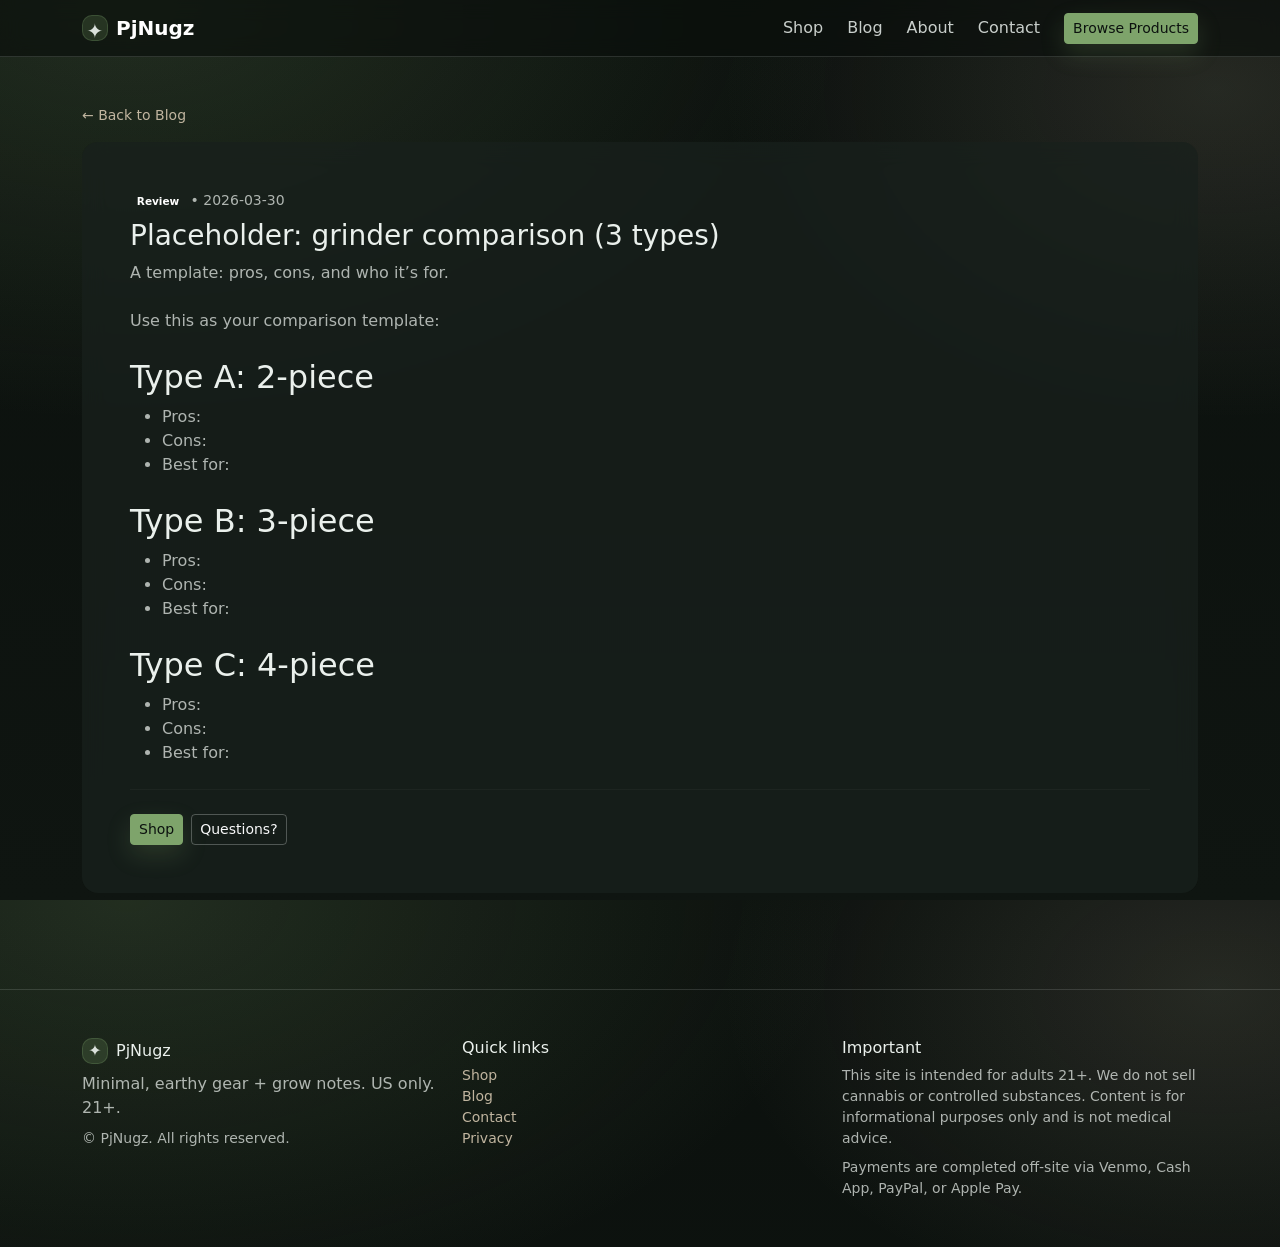
<file: blog/post-grinder-comparison.html>
<!doctype html>
<html lang="en">
<head>
  <meta charset="utf-8">
  <meta name="viewport" content="width=device-width, initial-scale=1">
  <meta name="theme-color" content="#203025">
  <link rel="preconnect" href="https://cdn.jsdelivr.net">
  <link href="https://cdn.jsdelivr.net/npm/bootstrap@5.3.3/dist/css/bootstrap.min.css" rel="stylesheet">
  <link href="/assets/css/styles.css" rel="stylesheet">

  <title>Placeholder: grinder comparison (3 types) — PjNugz Blog</title>
  <meta name="description" content="A template: pros, cons, and who it’s for.">
</head>
<body>
<nav class="navbar navbar-expand-lg navbar-dark sticky-top glass-nav">
  <div class="container">
    <a class="navbar-brand d-flex align-items-center gap-2" href="/index.html">
      <span class="brand-mark" aria-hidden="true">✦</span>
      <span class="fw-semibold">PjNugz</span>
    </a>
    <button class="navbar-toggler" type="button" data-bs-toggle="collapse" data-bs-target="#nav" aria-controls="nav" aria-expanded="false" aria-label="Toggle navigation">
      <span class="navbar-toggler-icon"></span>
    </button>
    <div class="collapse navbar-collapse" id="nav">
      <ul class="navbar-nav ms-auto align-items-lg-center gap-lg-2">
        <li class="nav-item"><a class="nav-link" href="/shop.html">Shop</a></li>
        <li class="nav-item"><a class="nav-link" href="/blog.html">Blog</a></li>
        <li class="nav-item"><a class="nav-link" href="/about.html">About</a></li>
        <li class="nav-item"><a class="nav-link" href="/contact.html">Contact</a></li>
        <li class="nav-item ms-lg-2"><a class="btn btn-sm btn-olive" href="/shop.html#featured">Browse Products</a></li>
      </ul>
    </div>
  </div>
</nav>

<main class="container py-5">
  <nav class="small mb-3"><a class="link-subtle" href="/blog.html">← Back to Blog</a></nav>
  <article class="panel p-4 p-md-5">
    <header class="mb-4">
      <p class="small text-subtle mb-2"><span class="badge text-bg-soft">Review</span> • <time datetime="2026-03-30">2026-03-30</time></p>
      <h1 class="h3 mb-2">Placeholder: grinder comparison (3 types)</h1>
      <p class="text-subtle mb-0">A template: pros, cons, and who it’s for.</p>
    </header>
    <div class="prose">
      
    <p>Use this as your comparison template:</p>
    <h2>Type A: 2-piece</h2>
    <ul><li>Pros:</li><li>Cons:</li><li>Best for:</li></ul>
    <h2>Type B: 3-piece</h2>
    <ul><li>Pros:</li><li>Cons:</li><li>Best for:</li></ul>
    <h2>Type C: 4-piece</h2>
    <ul><li>Pros:</li><li>Cons:</li><li>Best for:</li></ul>
    
    </div>
    <hr class="border-soft my-4">
    <div class="d-flex flex-wrap gap-2">
      <a class="btn btn-sm btn-olive" href="/shop.html">Shop</a>
      <a class="btn btn-sm btn-outline-light" href="/contact.html">Questions?</a>
    </div>
  </article>
</main>
<footer class="py-5 mt-5 border-top border-soft">
  <div class="container">
    <div class="row g-4">
      <div class="col-md-4">
        <div class="d-flex align-items-center gap-2 mb-2">
          <span class="brand-mark" aria-hidden="true">✦</span>
          <span class="h6 mb-0">PjNugz</span>
        </div>
        <p class="text-subtle mb-2">Minimal, earthy gear + grow notes. US only. 21+.</p>
        <p class="small text-subtle mb-0">© <span id="year"></span> PjNugz. All rights reserved.</p>
      </div>
      <div class="col-md-4">
        <h3 class="h6">Quick links</h3>
        <ul class="list-unstyled small">
          <li><a class="link-subtle" href="/shop.html">Shop</a></li>
          <li><a class="link-subtle" href="/blog.html">Blog</a></li>
          <li><a class="link-subtle" href="/contact.html">Contact</a></li>
          <li><a class="link-subtle" href="/privacy.html">Privacy</a></li>
        </ul>
      </div>
      <div class="col-md-4">
        <h3 class="h6">Important</h3>
        <p class="small text-subtle mb-2">
          This site is intended for adults 21+. We do not sell cannabis or controlled substances.
          Content is for informational purposes only and is not medical advice.
        </p>
        <p class="small text-subtle mb-0">
          Payments are completed off-site via Venmo, Cash App, PayPal, or Apple Pay.
        </p>
      </div>
    </div>
  </div>
</footer>

<!-- Age Gate Modal (required 21+ confirmation) -->
<div class="modal fade" id="ageGate" tabindex="-1" aria-labelledby="ageGateLabel" aria-hidden="true" data-bs-backdrop="static" data-bs-keyboard="false">
  <div class="modal-dialog modal-dialog-centered">
    <div class="modal-content bg-panel border border-soft">
      <div class="modal-header border-0">
        <h1 class="modal-title fs-5" id="ageGateLabel">21+ required</h1>
      </div>
      <div class="modal-body">
        <p class="text-subtle mb-3">You must be 21 or older to enter PjNugz. Please confirm.</p>
        <div class="form-check mb-3">
          <input class="form-check-input" type="checkbox" value="" id="confirm21">
          <label class="form-check-label" for="confirm21">I confirm I am 21+ years of age.</label>
        </div>
        <div class="alert alert-soft small mb-0" role="alert">
          We do not sell cannabis. Accessories and educational content only.
        </div>
      </div>
      <div class="modal-footer border-0">
        <button class="btn btn-outline-light" id="leaveSiteBtn" type="button">Leave</button>
        <button class="btn btn-olive" id="enterSiteBtn" type="button" disabled>Enter site</button>
      </div>
    </div>
  </div>
</div>

  <script src="https://cdn.jsdelivr.net/npm/bootstrap@5.3.3/dist/js/bootstrap.bundle.min.js"></script>
  <script src="/assets/js/main.js"></script>

</body>
</html>
</file>
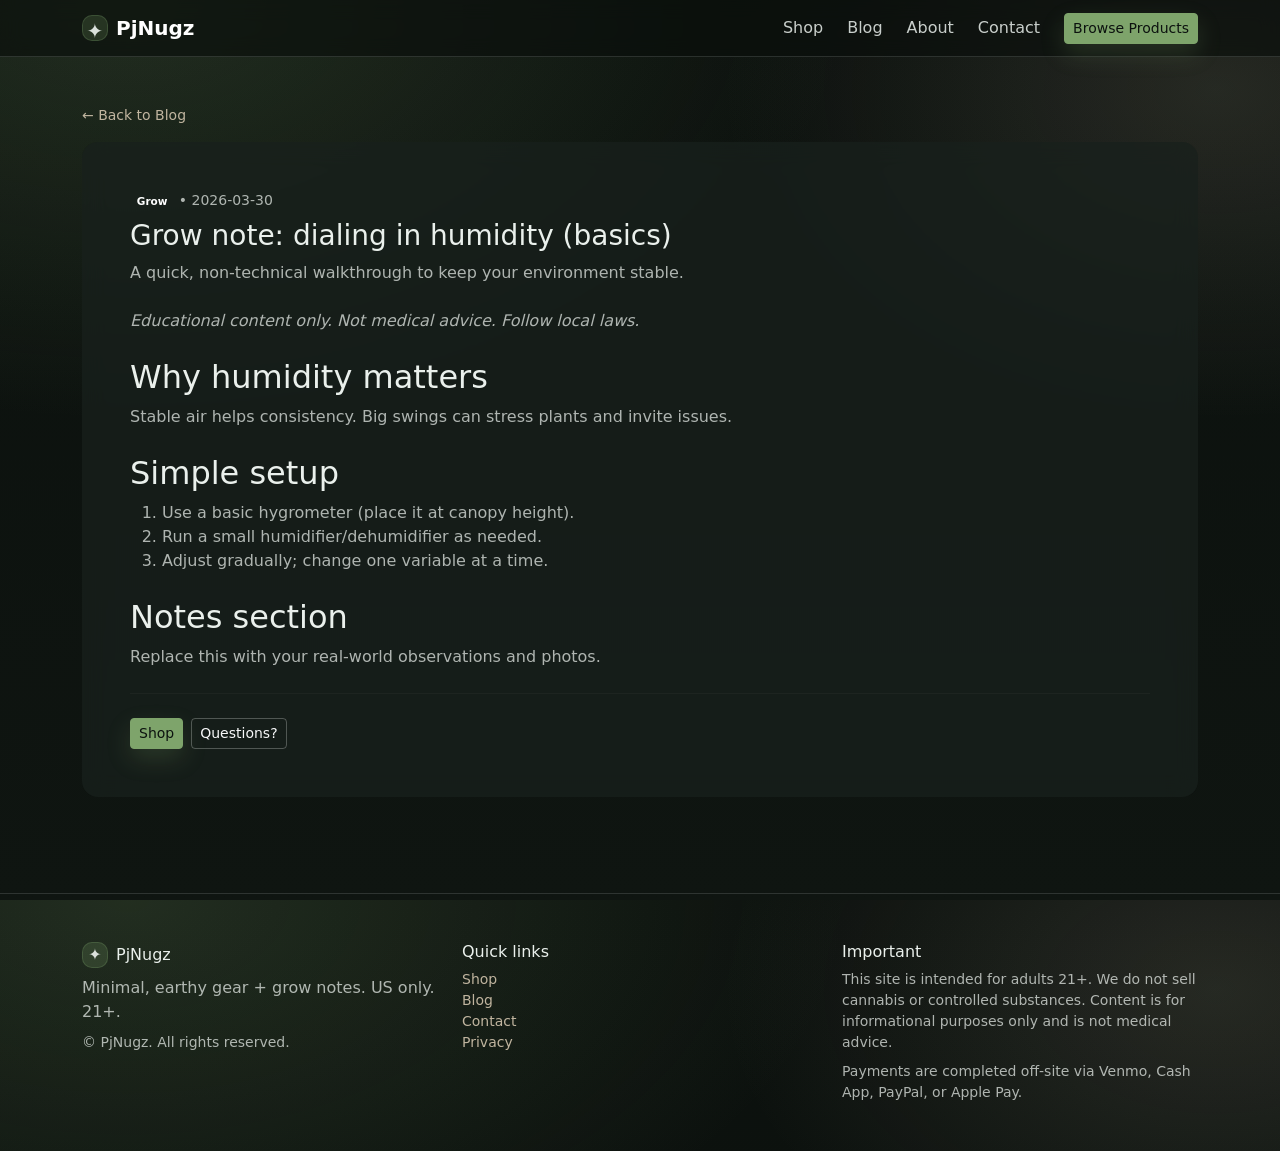
<file: blog/post-humidity-basics.html>
<!doctype html>
<html lang="en">
<head>
  <meta charset="utf-8">
  <meta name="viewport" content="width=device-width, initial-scale=1">
  <meta name="theme-color" content="#203025">
  <link rel="preconnect" href="https://cdn.jsdelivr.net">
  <link href="https://cdn.jsdelivr.net/npm/bootstrap@5.3.3/dist/css/bootstrap.min.css" rel="stylesheet">
  <link href="/assets/css/styles.css" rel="stylesheet">

  <title>Grow note: dialing in humidity (basics) — PjNugz Blog</title>
  <meta name="description" content="A quick, non-technical walkthrough to keep your environment stable.">
</head>
<body>
<nav class="navbar navbar-expand-lg navbar-dark sticky-top glass-nav">
  <div class="container">
    <a class="navbar-brand d-flex align-items-center gap-2" href="/index.html">
      <span class="brand-mark" aria-hidden="true">✦</span>
      <span class="fw-semibold">PjNugz</span>
    </a>
    <button class="navbar-toggler" type="button" data-bs-toggle="collapse" data-bs-target="#nav" aria-controls="nav" aria-expanded="false" aria-label="Toggle navigation">
      <span class="navbar-toggler-icon"></span>
    </button>
    <div class="collapse navbar-collapse" id="nav">
      <ul class="navbar-nav ms-auto align-items-lg-center gap-lg-2">
        <li class="nav-item"><a class="nav-link" href="/shop.html">Shop</a></li>
        <li class="nav-item"><a class="nav-link" href="/blog.html">Blog</a></li>
        <li class="nav-item"><a class="nav-link" href="/about.html">About</a></li>
        <li class="nav-item"><a class="nav-link" href="/contact.html">Contact</a></li>
        <li class="nav-item ms-lg-2"><a class="btn btn-sm btn-olive" href="/shop.html#featured">Browse Products</a></li>
      </ul>
    </div>
  </div>
</nav>

<main class="container py-5">
  <nav class="small mb-3"><a class="link-subtle" href="/blog.html">← Back to Blog</a></nav>
  <article class="panel p-4 p-md-5">
    <header class="mb-4">
      <p class="small text-subtle mb-2"><span class="badge text-bg-soft">Grow</span> • <time datetime="2026-03-30">2026-03-30</time></p>
      <h1 class="h3 mb-2">Grow note: dialing in humidity (basics)</h1>
      <p class="text-subtle mb-0">A quick, non-technical walkthrough to keep your environment stable.</p>
    </header>
    <div class="prose">
      
    <p><em>Educational content only. Not medical advice. Follow local laws.</em></p>
    <h2>Why humidity matters</h2>
    <p>Stable air helps consistency. Big swings can stress plants and invite issues.</p>
    <h2>Simple setup</h2>
    <ol>
      <li>Use a basic hygrometer (place it at canopy height).</li>
      <li>Run a small humidifier/dehumidifier as needed.</li>
      <li>Adjust gradually; change one variable at a time.</li>
    </ol>
    <h2>Notes section</h2>
    <p>Replace this with your real-world observations and photos.</p>
    
    </div>
    <hr class="border-soft my-4">
    <div class="d-flex flex-wrap gap-2">
      <a class="btn btn-sm btn-olive" href="/shop.html">Shop</a>
      <a class="btn btn-sm btn-outline-light" href="/contact.html">Questions?</a>
    </div>
  </article>
</main>
<footer class="py-5 mt-5 border-top border-soft">
  <div class="container">
    <div class="row g-4">
      <div class="col-md-4">
        <div class="d-flex align-items-center gap-2 mb-2">
          <span class="brand-mark" aria-hidden="true">✦</span>
          <span class="h6 mb-0">PjNugz</span>
        </div>
        <p class="text-subtle mb-2">Minimal, earthy gear + grow notes. US only. 21+.</p>
        <p class="small text-subtle mb-0">© <span id="year"></span> PjNugz. All rights reserved.</p>
      </div>
      <div class="col-md-4">
        <h3 class="h6">Quick links</h3>
        <ul class="list-unstyled small">
          <li><a class="link-subtle" href="/shop.html">Shop</a></li>
          <li><a class="link-subtle" href="/blog.html">Blog</a></li>
          <li><a class="link-subtle" href="/contact.html">Contact</a></li>
          <li><a class="link-subtle" href="/privacy.html">Privacy</a></li>
        </ul>
      </div>
      <div class="col-md-4">
        <h3 class="h6">Important</h3>
        <p class="small text-subtle mb-2">
          This site is intended for adults 21+. We do not sell cannabis or controlled substances.
          Content is for informational purposes only and is not medical advice.
        </p>
        <p class="small text-subtle mb-0">
          Payments are completed off-site via Venmo, Cash App, PayPal, or Apple Pay.
        </p>
      </div>
    </div>
  </div>
</footer>

<!-- Age Gate Modal (required 21+ confirmation) -->
<div class="modal fade" id="ageGate" tabindex="-1" aria-labelledby="ageGateLabel" aria-hidden="true" data-bs-backdrop="static" data-bs-keyboard="false">
  <div class="modal-dialog modal-dialog-centered">
    <div class="modal-content bg-panel border border-soft">
      <div class="modal-header border-0">
        <h1 class="modal-title fs-5" id="ageGateLabel">21+ required</h1>
      </div>
      <div class="modal-body">
        <p class="text-subtle mb-3">You must be 21 or older to enter PjNugz. Please confirm.</p>
        <div class="form-check mb-3">
          <input class="form-check-input" type="checkbox" value="" id="confirm21">
          <label class="form-check-label" for="confirm21">I confirm I am 21+ years of age.</label>
        </div>
        <div class="alert alert-soft small mb-0" role="alert">
          We do not sell cannabis. Accessories and educational content only.
        </div>
      </div>
      <div class="modal-footer border-0">
        <button class="btn btn-outline-light" id="leaveSiteBtn" type="button">Leave</button>
        <button class="btn btn-olive" id="enterSiteBtn" type="button" disabled>Enter site</button>
      </div>
    </div>
  </div>
</div>

  <script src="https://cdn.jsdelivr.net/npm/bootstrap@5.3.3/dist/js/bootstrap.bundle.min.js"></script>
  <script src="/assets/js/main.js"></script>

</body>
</html>
</file>
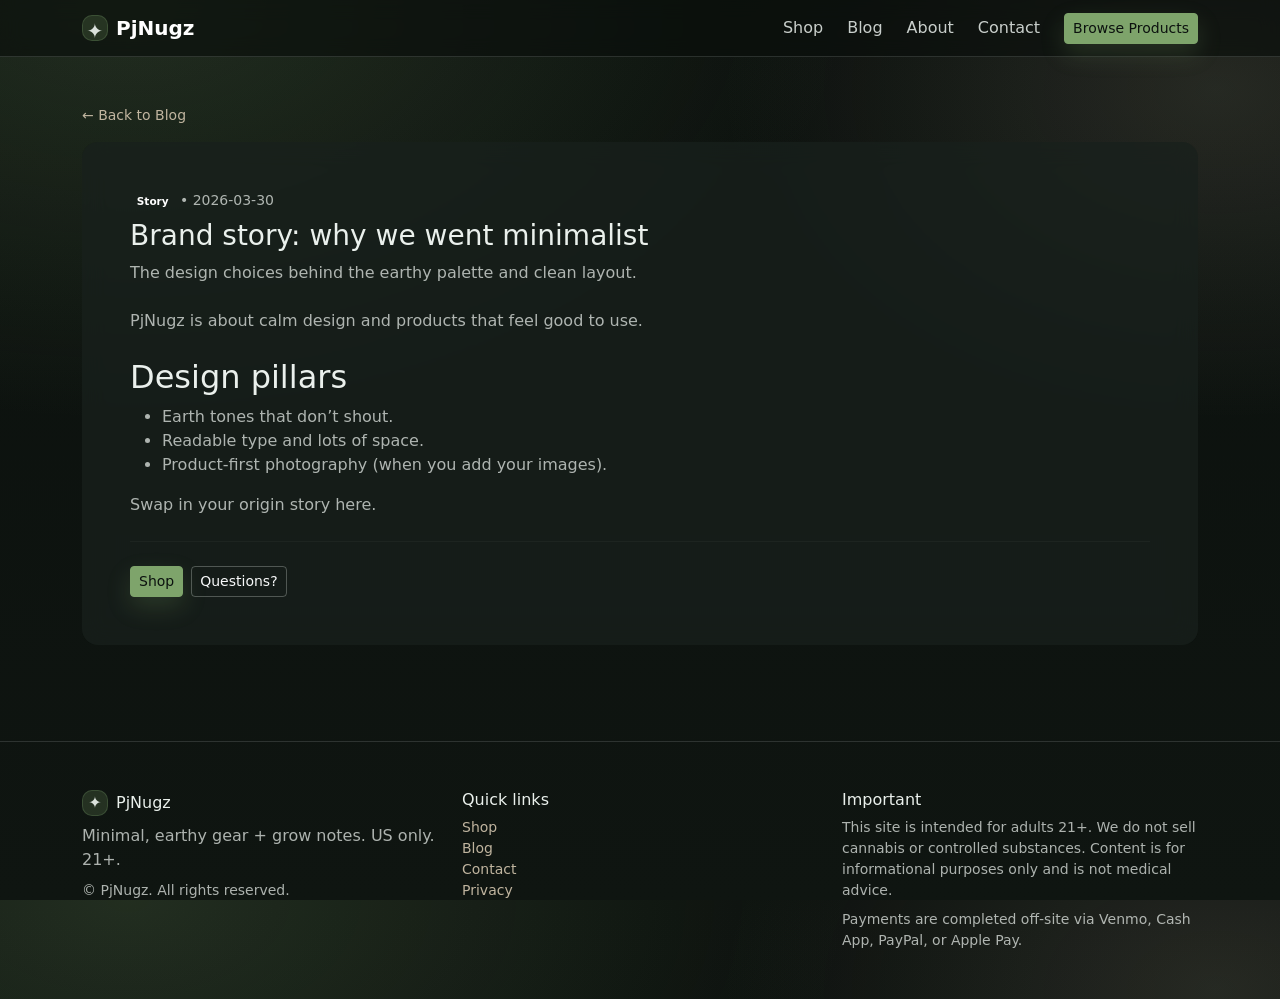
<file: blog/post-minimalist-story.html>
<!doctype html>
<html lang="en">
<head>
  <meta charset="utf-8">
  <meta name="viewport" content="width=device-width, initial-scale=1">
  <meta name="theme-color" content="#203025">
  <link rel="preconnect" href="https://cdn.jsdelivr.net">
  <link href="https://cdn.jsdelivr.net/npm/bootstrap@5.3.3/dist/css/bootstrap.min.css" rel="stylesheet">
  <link href="/assets/css/styles.css" rel="stylesheet">

  <title>Brand story: why we went minimalist — PjNugz Blog</title>
  <meta name="description" content="The design choices behind the earthy palette and clean layout.">
</head>
<body>
<nav class="navbar navbar-expand-lg navbar-dark sticky-top glass-nav">
  <div class="container">
    <a class="navbar-brand d-flex align-items-center gap-2" href="/index.html">
      <span class="brand-mark" aria-hidden="true">✦</span>
      <span class="fw-semibold">PjNugz</span>
    </a>
    <button class="navbar-toggler" type="button" data-bs-toggle="collapse" data-bs-target="#nav" aria-controls="nav" aria-expanded="false" aria-label="Toggle navigation">
      <span class="navbar-toggler-icon"></span>
    </button>
    <div class="collapse navbar-collapse" id="nav">
      <ul class="navbar-nav ms-auto align-items-lg-center gap-lg-2">
        <li class="nav-item"><a class="nav-link" href="/shop.html">Shop</a></li>
        <li class="nav-item"><a class="nav-link" href="/blog.html">Blog</a></li>
        <li class="nav-item"><a class="nav-link" href="/about.html">About</a></li>
        <li class="nav-item"><a class="nav-link" href="/contact.html">Contact</a></li>
        <li class="nav-item ms-lg-2"><a class="btn btn-sm btn-olive" href="/shop.html#featured">Browse Products</a></li>
      </ul>
    </div>
  </div>
</nav>

<main class="container py-5">
  <nav class="small mb-3"><a class="link-subtle" href="/blog.html">← Back to Blog</a></nav>
  <article class="panel p-4 p-md-5">
    <header class="mb-4">
      <p class="small text-subtle mb-2"><span class="badge text-bg-soft">Story</span> • <time datetime="2026-03-30">2026-03-30</time></p>
      <h1 class="h3 mb-2">Brand story: why we went minimalist</h1>
      <p class="text-subtle mb-0">The design choices behind the earthy palette and clean layout.</p>
    </header>
    <div class="prose">
      
    <p>PjNugz is about calm design and products that feel good to use.</p>
    <h2>Design pillars</h2>
    <ul>
      <li>Earth tones that don’t shout.</li>
      <li>Readable type and lots of space.</li>
      <li>Product-first photography (when you add your images).</li>
    </ul>
    <p>Swap in your origin story here.</p>
    
    </div>
    <hr class="border-soft my-4">
    <div class="d-flex flex-wrap gap-2">
      <a class="btn btn-sm btn-olive" href="/shop.html">Shop</a>
      <a class="btn btn-sm btn-outline-light" href="/contact.html">Questions?</a>
    </div>
  </article>
</main>
<footer class="py-5 mt-5 border-top border-soft">
  <div class="container">
    <div class="row g-4">
      <div class="col-md-4">
        <div class="d-flex align-items-center gap-2 mb-2">
          <span class="brand-mark" aria-hidden="true">✦</span>
          <span class="h6 mb-0">PjNugz</span>
        </div>
        <p class="text-subtle mb-2">Minimal, earthy gear + grow notes. US only. 21+.</p>
        <p class="small text-subtle mb-0">© <span id="year"></span> PjNugz. All rights reserved.</p>
      </div>
      <div class="col-md-4">
        <h3 class="h6">Quick links</h3>
        <ul class="list-unstyled small">
          <li><a class="link-subtle" href="/shop.html">Shop</a></li>
          <li><a class="link-subtle" href="/blog.html">Blog</a></li>
          <li><a class="link-subtle" href="/contact.html">Contact</a></li>
          <li><a class="link-subtle" href="/privacy.html">Privacy</a></li>
        </ul>
      </div>
      <div class="col-md-4">
        <h3 class="h6">Important</h3>
        <p class="small text-subtle mb-2">
          This site is intended for adults 21+. We do not sell cannabis or controlled substances.
          Content is for informational purposes only and is not medical advice.
        </p>
        <p class="small text-subtle mb-0">
          Payments are completed off-site via Venmo, Cash App, PayPal, or Apple Pay.
        </p>
      </div>
    </div>
  </div>
</footer>

<!-- Age Gate Modal (required 21+ confirmation) -->
<div class="modal fade" id="ageGate" tabindex="-1" aria-labelledby="ageGateLabel" aria-hidden="true" data-bs-backdrop="static" data-bs-keyboard="false">
  <div class="modal-dialog modal-dialog-centered">
    <div class="modal-content bg-panel border border-soft">
      <div class="modal-header border-0">
        <h1 class="modal-title fs-5" id="ageGateLabel">21+ required</h1>
      </div>
      <div class="modal-body">
        <p class="text-subtle mb-3">You must be 21 or older to enter PjNugz. Please confirm.</p>
        <div class="form-check mb-3">
          <input class="form-check-input" type="checkbox" value="" id="confirm21">
          <label class="form-check-label" for="confirm21">I confirm I am 21+ years of age.</label>
        </div>
        <div class="alert alert-soft small mb-0" role="alert">
          We do not sell cannabis. Accessories and educational content only.
        </div>
      </div>
      <div class="modal-footer border-0">
        <button class="btn btn-outline-light" id="leaveSiteBtn" type="button">Leave</button>
        <button class="btn btn-olive" id="enterSiteBtn" type="button" disabled>Enter site</button>
      </div>
    </div>
  </div>
</div>

  <script src="https://cdn.jsdelivr.net/npm/bootstrap@5.3.3/dist/js/bootstrap.bundle.min.js"></script>
  <script src="/assets/js/main.js"></script>

</body>
</html>
</file>
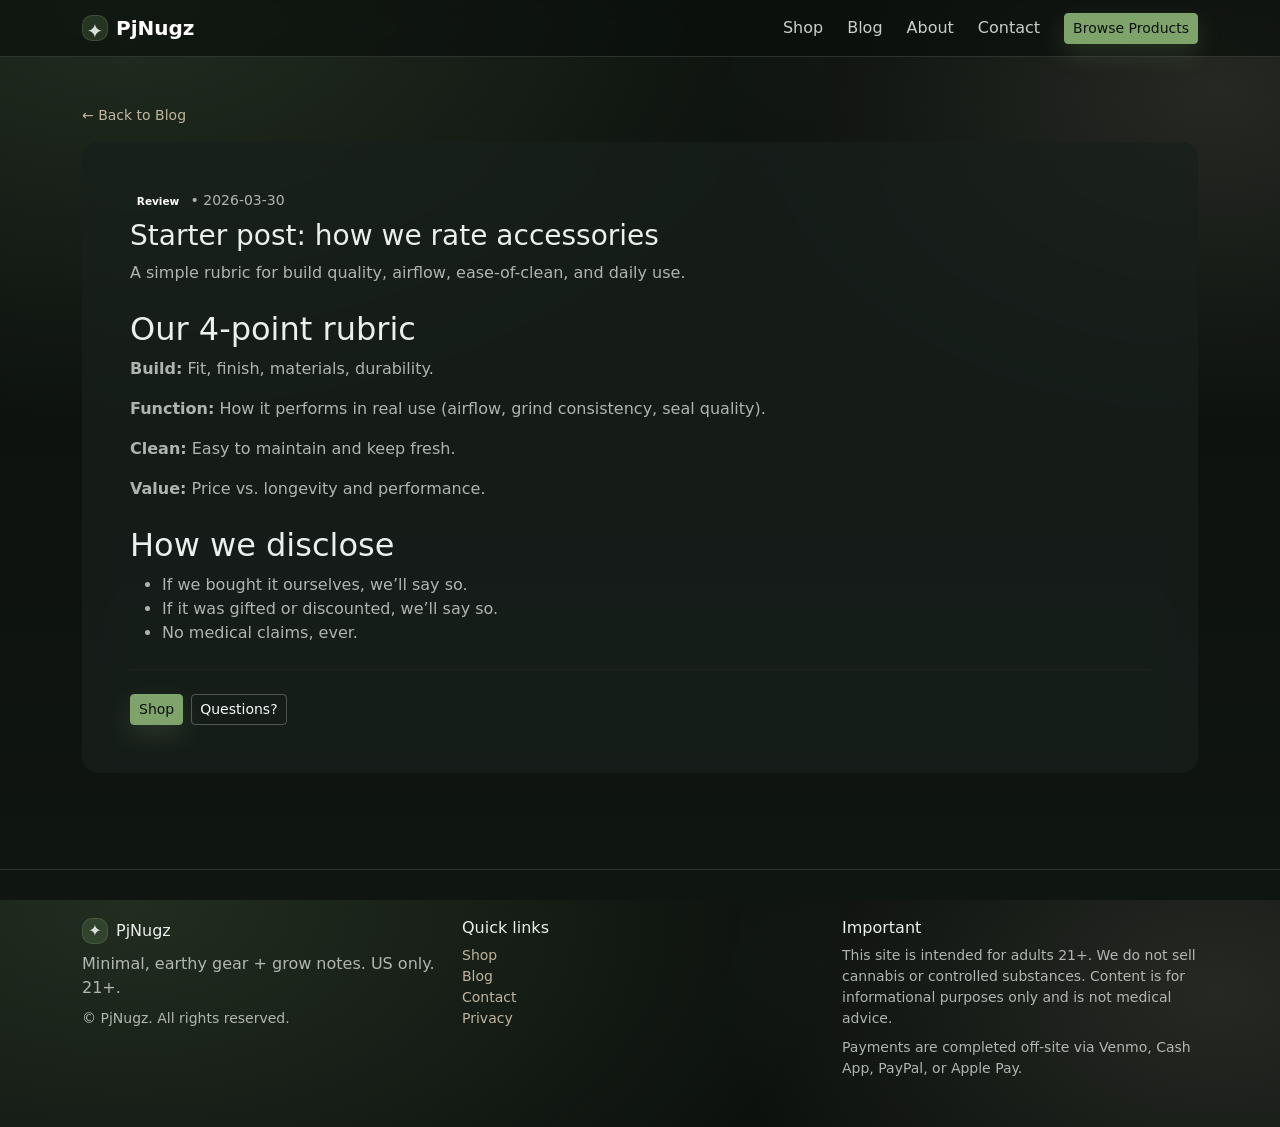
<file: blog/post-rating-rubric.html>
<!doctype html>
<html lang="en">
<head>
  <meta charset="utf-8">
  <meta name="viewport" content="width=device-width, initial-scale=1">
  <meta name="theme-color" content="#203025">
  <link rel="preconnect" href="https://cdn.jsdelivr.net">
  <link href="https://cdn.jsdelivr.net/npm/bootstrap@5.3.3/dist/css/bootstrap.min.css" rel="stylesheet">
  <link href="/assets/css/styles.css" rel="stylesheet">

  <title>Starter post: how we rate accessories — PjNugz Blog</title>
  <meta name="description" content="A simple rubric for build quality, airflow, ease-of-clean, and daily use.">
</head>
<body>
<nav class="navbar navbar-expand-lg navbar-dark sticky-top glass-nav">
  <div class="container">
    <a class="navbar-brand d-flex align-items-center gap-2" href="/index.html">
      <span class="brand-mark" aria-hidden="true">✦</span>
      <span class="fw-semibold">PjNugz</span>
    </a>
    <button class="navbar-toggler" type="button" data-bs-toggle="collapse" data-bs-target="#nav" aria-controls="nav" aria-expanded="false" aria-label="Toggle navigation">
      <span class="navbar-toggler-icon"></span>
    </button>
    <div class="collapse navbar-collapse" id="nav">
      <ul class="navbar-nav ms-auto align-items-lg-center gap-lg-2">
        <li class="nav-item"><a class="nav-link" href="/shop.html">Shop</a></li>
        <li class="nav-item"><a class="nav-link" href="/blog.html">Blog</a></li>
        <li class="nav-item"><a class="nav-link" href="/about.html">About</a></li>
        <li class="nav-item"><a class="nav-link" href="/contact.html">Contact</a></li>
        <li class="nav-item ms-lg-2"><a class="btn btn-sm btn-olive" href="/shop.html#featured">Browse Products</a></li>
      </ul>
    </div>
  </div>
</nav>

<main class="container py-5">
  <nav class="small mb-3"><a class="link-subtle" href="/blog.html">← Back to Blog</a></nav>
  <article class="panel p-4 p-md-5">
    <header class="mb-4">
      <p class="small text-subtle mb-2"><span class="badge text-bg-soft">Review</span> • <time datetime="2026-03-30">2026-03-30</time></p>
      <h1 class="h3 mb-2">Starter post: how we rate accessories</h1>
      <p class="text-subtle mb-0">A simple rubric for build quality, airflow, ease-of-clean, and daily use.</p>
    </header>
    <div class="prose">
      
    <h2>Our 4-point rubric</h2>
    <p><strong>Build:</strong> Fit, finish, materials, durability.</p>
    <p><strong>Function:</strong> How it performs in real use (airflow, grind consistency, seal quality).</p>
    <p><strong>Clean:</strong> Easy to maintain and keep fresh.</p>
    <p><strong>Value:</strong> Price vs. longevity and performance.</p>
    <h2>How we disclose</h2>
    <ul>
      <li>If we bought it ourselves, we’ll say so.</li>
      <li>If it was gifted or discounted, we’ll say so.</li>
      <li>No medical claims, ever.</li>
    </ul>
    
    </div>
    <hr class="border-soft my-4">
    <div class="d-flex flex-wrap gap-2">
      <a class="btn btn-sm btn-olive" href="/shop.html">Shop</a>
      <a class="btn btn-sm btn-outline-light" href="/contact.html">Questions?</a>
    </div>
  </article>
</main>
<footer class="py-5 mt-5 border-top border-soft">
  <div class="container">
    <div class="row g-4">
      <div class="col-md-4">
        <div class="d-flex align-items-center gap-2 mb-2">
          <span class="brand-mark" aria-hidden="true">✦</span>
          <span class="h6 mb-0">PjNugz</span>
        </div>
        <p class="text-subtle mb-2">Minimal, earthy gear + grow notes. US only. 21+.</p>
        <p class="small text-subtle mb-0">© <span id="year"></span> PjNugz. All rights reserved.</p>
      </div>
      <div class="col-md-4">
        <h3 class="h6">Quick links</h3>
        <ul class="list-unstyled small">
          <li><a class="link-subtle" href="/shop.html">Shop</a></li>
          <li><a class="link-subtle" href="/blog.html">Blog</a></li>
          <li><a class="link-subtle" href="/contact.html">Contact</a></li>
          <li><a class="link-subtle" href="/privacy.html">Privacy</a></li>
        </ul>
      </div>
      <div class="col-md-4">
        <h3 class="h6">Important</h3>
        <p class="small text-subtle mb-2">
          This site is intended for adults 21+. We do not sell cannabis or controlled substances.
          Content is for informational purposes only and is not medical advice.
        </p>
        <p class="small text-subtle mb-0">
          Payments are completed off-site via Venmo, Cash App, PayPal, or Apple Pay.
        </p>
      </div>
    </div>
  </div>
</footer>

<!-- Age Gate Modal (required 21+ confirmation) -->
<div class="modal fade" id="ageGate" tabindex="-1" aria-labelledby="ageGateLabel" aria-hidden="true" data-bs-backdrop="static" data-bs-keyboard="false">
  <div class="modal-dialog modal-dialog-centered">
    <div class="modal-content bg-panel border border-soft">
      <div class="modal-header border-0">
        <h1 class="modal-title fs-5" id="ageGateLabel">21+ required</h1>
      </div>
      <div class="modal-body">
        <p class="text-subtle mb-3">You must be 21 or older to enter PjNugz. Please confirm.</p>
        <div class="form-check mb-3">
          <input class="form-check-input" type="checkbox" value="" id="confirm21">
          <label class="form-check-label" for="confirm21">I confirm I am 21+ years of age.</label>
        </div>
        <div class="alert alert-soft small mb-0" role="alert">
          We do not sell cannabis. Accessories and educational content only.
        </div>
      </div>
      <div class="modal-footer border-0">
        <button class="btn btn-outline-light" id="leaveSiteBtn" type="button">Leave</button>
        <button class="btn btn-olive" id="enterSiteBtn" type="button" disabled>Enter site</button>
      </div>
    </div>
  </div>
</div>

  <script src="https://cdn.jsdelivr.net/npm/bootstrap@5.3.3/dist/js/bootstrap.bundle.min.js"></script>
  <script src="/assets/js/main.js"></script>

</body>
</html>
</file>
<file: assets/css/styles.css>
:root{
  --bg: #0f1511;
  --panel: rgba(25, 33, 28, 0.75);
  --panel-solid: #18211c;
  --text: #eaf0ec;
  --muted: rgba(234,240,236,.72);
  --soft: rgba(234,240,236,.14);
  --olive: #7ea46b;
  --olive-2: #5f8c56;
  --sand: #c9bda6;
  --ring: rgba(126,164,107,.45);
}

html, body{ height:100%; }
body{
  background:
    radial-gradient(1200px 700px at 10% 0%, rgba(126,164,107,.20), transparent 60%),
    radial-gradient(900px 600px at 95% 10%, rgba(201,189,166,.14), transparent 55%),
    linear-gradient(180deg, #0b100d 0%, var(--bg) 100%);
  color: var(--text);
}

/* Bootstrap tweaks */
.navbar-dark .navbar-nav .nav-link{ color: rgba(234,240,236,.85); }
.navbar-dark .navbar-nav .nav-link:hover{ color: #fff; }

.glass-nav{
  background: rgba(10,14,12,.65);
  backdrop-filter: blur(10px);
  border-bottom: 1px solid var(--soft);
}

.border-soft{ border-color: var(--soft) !important; }

.panel, .bg-panel{ 
  background: var(--panel);
  backdrop-filter: blur(12px);
  border-radius: 16px;
}

.card-soft{
  background: rgba(20, 27, 23, 0.75);
  border: 1px solid var(--soft);
  border-radius: 16px;
}

.hero{
  position: relative;
  border-bottom: 1px solid var(--soft);
}

.kicker{
  letter-spacing: .14em;
  text-transform: uppercase;
  font-size: .75rem;
  color: var(--muted);
}

.text-subtle{ color: var(--muted) !important; }
.link-subtle{ color: rgba(201,189,166,.95); text-decoration: none; }
.link-subtle:hover{ color: #fff; text-decoration: underline; }

.brand-mark{
  width: 26px; height: 26px;
  display:inline-grid; place-items:center;
  border-radius: 10px;
  background: rgba(126,164,107,.20);
  border: 1px solid rgba(126,164,107,.25);
  color: rgba(234,240,236,.92);
}

.btn-olive{
  --bs-btn-bg: var(--olive);
  --bs-btn-border-color: var(--olive);
  --bs-btn-hover-bg: var(--olive-2);
  --bs-btn-hover-border-color: var(--olive-2);
  --bs-btn-color: #0c120f;
  --bs-btn-hover-color: #0c120f;
  box-shadow: 0 10px 25px rgba(126,164,107,.20);
}

.btn-outline-light{
  border-color: rgba(234,240,236,.28);
}

.alert-soft{
  background: rgba(126,164,107,.12);
  border: 1px solid rgba(126,164,107,.22);
  color: rgba(234,240,236,.9);
}

.icon-card{
  padding: 18px;
  border-radius: 16px;
  background: rgba(20, 27, 23, 0.65);
  border: 1px solid var(--soft);
  height: 100%;
}
.icon-card .icon{
  width: 42px; height: 42px;
  border-radius: 14px;
  display:grid; place-items:center;
  background: rgba(201,189,166,.12);
  border: 1px solid rgba(201,189,166,.18);
  margin-bottom: 12px;
}

.category-tile{
  display:block;
  border-radius: 18px;
  padding: 28px;
  background:
    linear-gradient(135deg, rgba(126,164,107,.18), rgba(20,27,23,.55)),
    radial-gradient(800px 300px at 0% 0%, rgba(201,189,166,.16), transparent 60%);
  border: 1px solid var(--soft);
  text-decoration:none;
  color: var(--text);
  min-height: 120px;
  position: relative;
  overflow: hidden;
}
.category-tile:hover{ outline: 2px solid var(--ring); outline-offset: 2px; }
.category-tile .label{ font-weight: 600; }

.pay-tile{
  display:block;
  padding: 16px;
  border-radius: 16px;
  background: rgba(20, 27, 23, 0.65);
  border: 1px solid var(--soft);
  color: var(--text);
  text-decoration:none;
}
.pay-tile:hover{ outline: 2px solid var(--ring); outline-offset: 2px; }

.placeholder-img{ 
  background:
    linear-gradient(135deg, rgba(126,164,107,.18), rgba(20,27,23,.6)),
    radial-gradient(500px 220px at 30% 20%, rgba(201,189,166,.14), transparent 60%);
}

.bg-img{ border-radius: 14px; border: 1px solid var(--soft); }

.prose p, .prose li{ color: var(--muted); }
.prose h2{ margin-top: 1.6rem; }

.form-control, .form-select{
  background: rgba(12, 16, 14, .55);
  border: 1px solid rgba(234,240,236,.18);
  color: var(--text);
}
.form-control:focus, .form-select:focus{
  box-shadow: 0 0 0 .25rem var(--ring);
  border-color: rgba(126,164,107,.5);
}

/* Make close button visible on dark */
.btn-close{ filter: invert(1) grayscale(100%); }

.card-soft h3,
.card-soft .h5 {
  color: var(--text);
  font-weight: 600;
  text-shadow: 0 1px 2px rgba(0,0,0,0.35);
}

/* Price styling for product cards */
.price {
  color: var(--sand);
  font-weight: 600;
  font-size: 1.05rem;
  letter-spacing: 0.02em;
}
</file>
